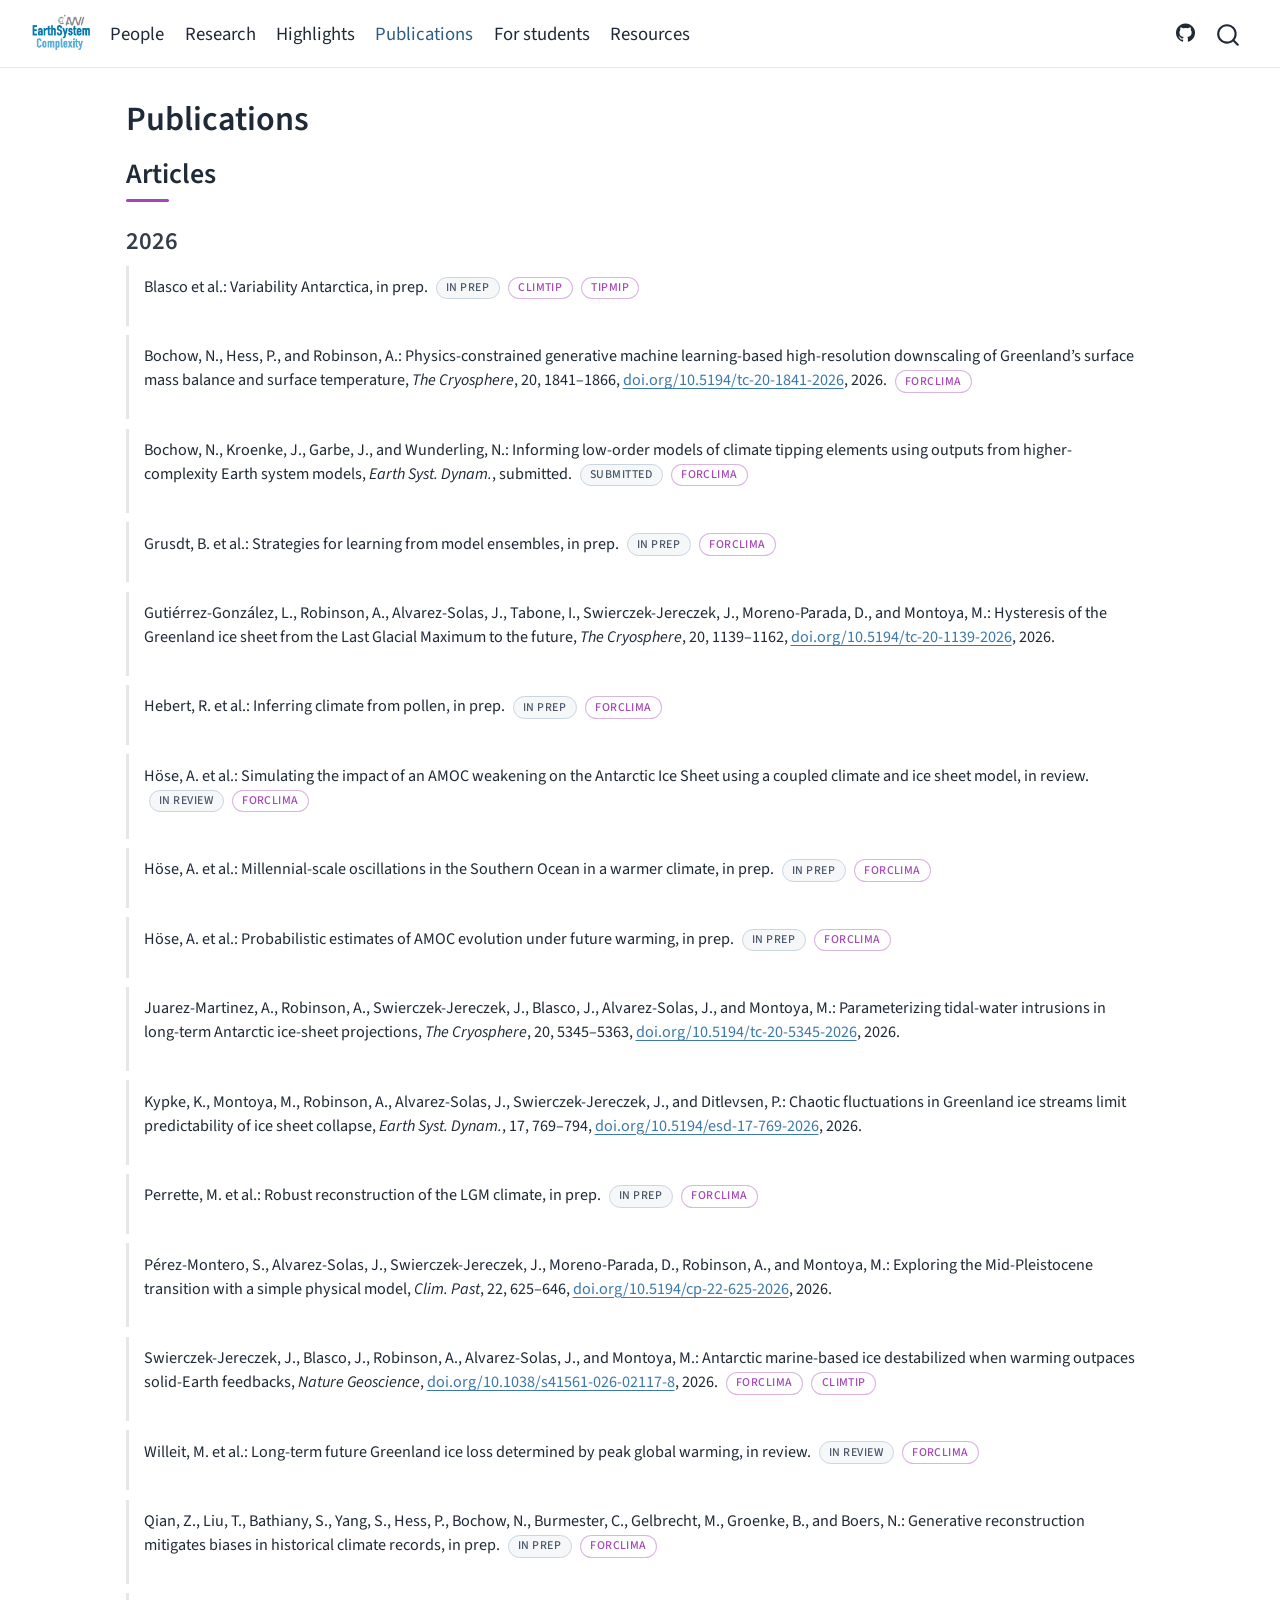
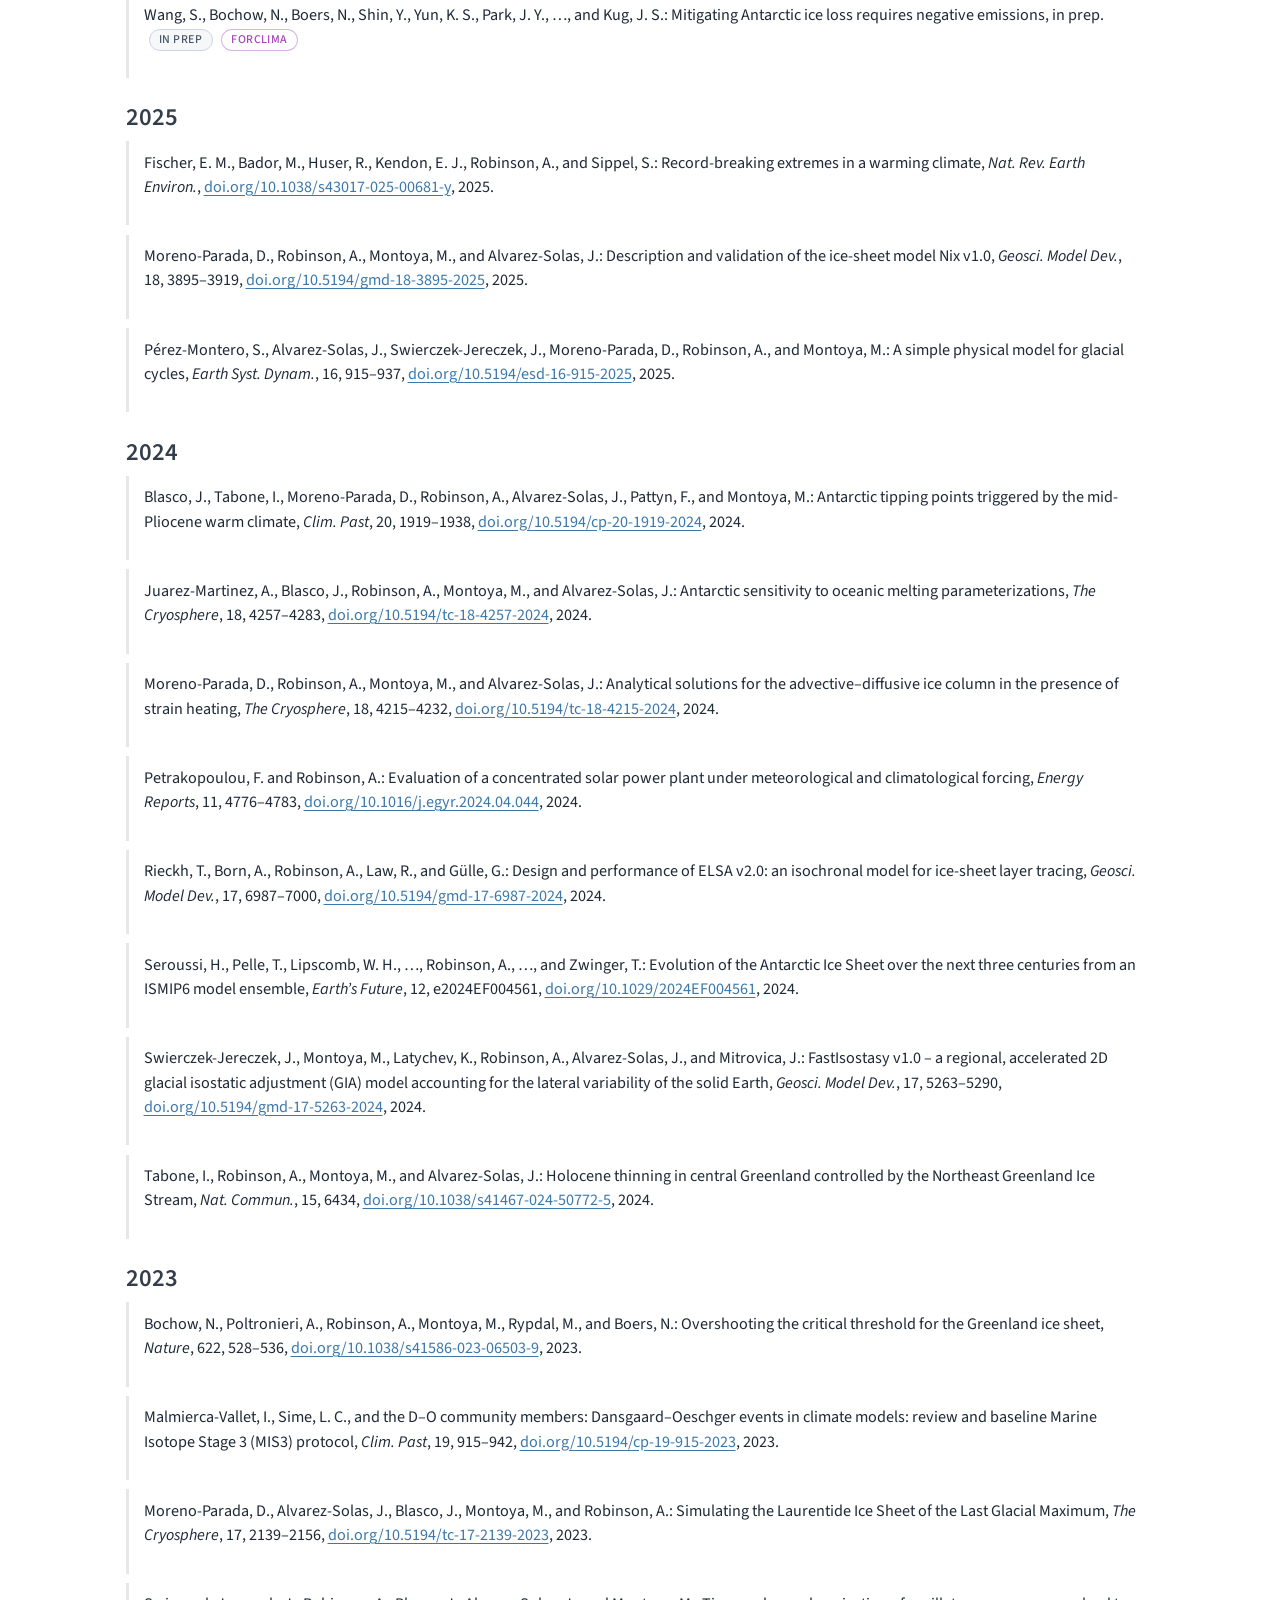
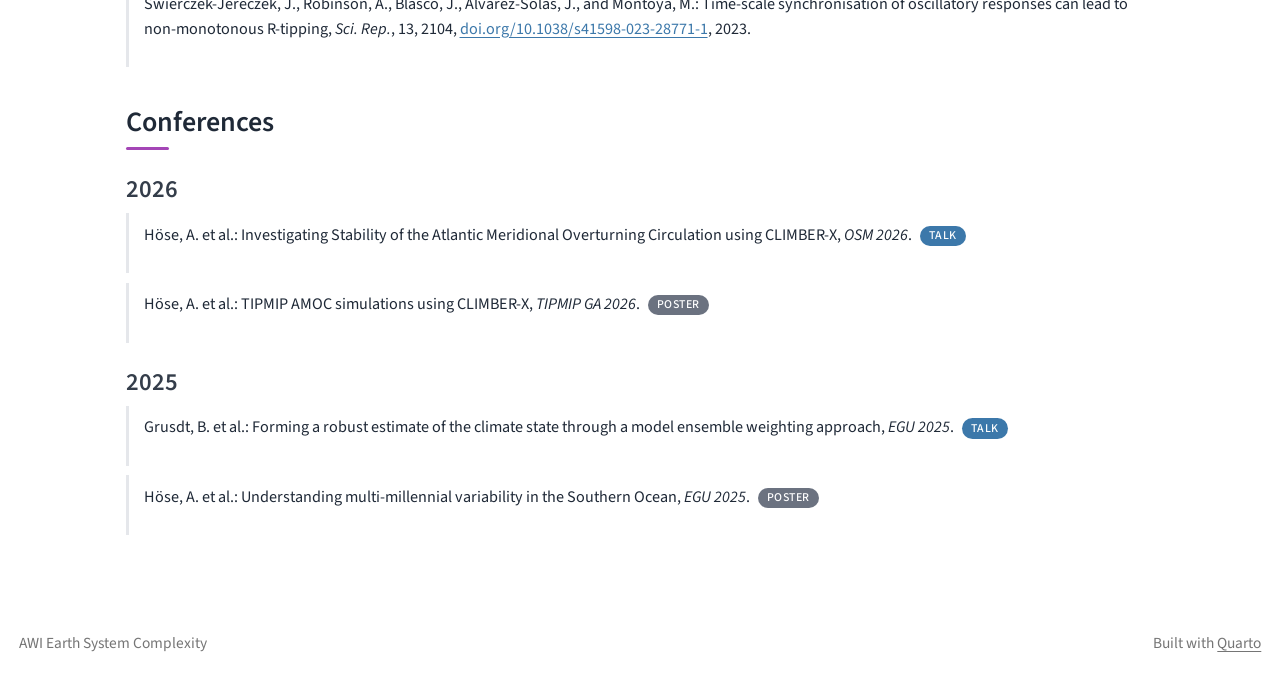
<file: publications/index.html>
<!DOCTYPE html>
<html xmlns="http://www.w3.org/1999/xhtml" lang="en" xml:lang="en"><head>

<meta charset="utf-8">
<meta name="generator" content="quarto-1.11.9">

<meta name="viewport" content="width=device-width, initial-scale=1.0, user-scalable=yes">


<title>Publications – AWI Earth System Complexity</title>
<style>
/* Default styles provided by pandoc.
** See https://pandoc.org/MANUAL.html#variables-for-html for config info.
*/
span.smallcaps{font-variant: small-caps;}
div.columns{display: flex; gap: 1.5em;}
div.column{flex: auto;}
@media screen {
div.columns{gap: min(4vw, 1.5em);}
div.column{overflow-x: auto;}
}
div.hanging-indent{margin-left: 1.5em; text-indent: -1.5em;}
ul.task-list{list-style: none;}
ul.task-list li input[type="checkbox"] {
  width: 0.8em;
  margin: 0 0.8em 0.2em -1em; /* quarto-specific, see https://github.com/quarto-dev/quarto-cli/issues/4556 */ 
  vertical-align: middle;
}
</style>


<script src="../site_libs/quarto-nav/quarto-nav.js"></script>
<script src="../site_libs/quarto-nav/headroom.min.js"></script>
<script src="../site_libs/clipboard/clipboard.min.js"></script>
<script src="../site_libs/quarto-search/autocomplete.umd.js"></script>
<script src="../site_libs/quarto-search/fuse.min.js"></script>
<script src="../site_libs/quarto-search/quarto-search.js"></script>
<meta name="quarto:offset" content="../">
<link href="../assets/logo.png" rel="icon" type="image/png">
<script src="../site_libs/quarto-html/quarto.js" type="module"></script>
<script src="../site_libs/quarto-html/tabsets/tabsets.js" type="module"></script>
<script src="../site_libs/quarto-html/scrollable-regions/scrollable-regions.js" type="module"></script>
<script src="../site_libs/quarto-html/popper.min.js"></script>
<script src="../site_libs/quarto-html/tippy.umd.min.js"></script>
<script src="../site_libs/quarto-html/anchor.min.js"></script>
<link href="../site_libs/quarto-html/tippy.css" rel="stylesheet">
<link href="../site_libs/quarto-html/quarto-syntax-highlighting-63b5708e65d6cd79cd7618c58d0c21e7.css" rel="stylesheet" id="quarto-text-highlighting-styles">
<script src="../site_libs/bootstrap/bootstrap.min.js"></script>
<link href="../site_libs/bootstrap/bootstrap-icons.css" rel="stylesheet">
<link href="../site_libs/bootstrap/bootstrap-3e157d389328e3d990be3f4fe072d9c3.min.css" rel="stylesheet" append-hash="true" id="quarto-bootstrap" data-mode="light">
<script id="quarto-search-options" type="application/json">{
  "location": "navbar",
  "copy-button": false,
  "collapse-after": 3,
  "panel-placement": "end",
  "type": "overlay",
  "limit": 50,
  "keyboard-shortcut": [
    "f",
    "/",
    "s"
  ],
  "show-item-context": false,
  "language": {
    "search-no-results-text": "No results",
    "search-matching-documents-text": "matching documents",
    "search-copy-link-title": "Copy link to search",
    "search-hide-matches-text": "Hide additional matches",
    "search-more-match-text": "more match in this document",
    "search-more-matches-text": "more matches in this document",
    "search-clear-button-title": "Clear",
    "search-text-placeholder": "",
    "search-detached-cancel-button-title": "Cancel",
    "search-submit-button-title": "Submit",
    "search-label": "Search"
  }
}</script>


</head>

<body class="nav-fixed fullcontent quarto-light"><a id="quarto-skip-link" class="visually-hidden-focusable" href="#quarto-document-content">Skip to main content</a>

<div id="quarto-search-results"></div>
  <header id="quarto-header" class="headroom fixed-top">
    <nav class="navbar navbar-expand-lg " data-bs-theme="dark" aria-label="Site">
      <div class="navbar-container container-fluid">
      <div class="navbar-brand-container mx-auto">
    <a href="../index.html" class="navbar-brand navbar-brand-logo">
    <img src="../assets/logo.png" alt="AWI Earth System Complexity" class="navbar-logo light-content">
    <img src="../assets/logo.png" alt="AWI Earth System Complexity" class="navbar-logo dark-content">
    </a>
  </div>
          <button class="navbar-toggler" type="button" data-bs-toggle="collapse" data-bs-target="#navbarCollapse" aria-controls="navbarCollapse" aria-expanded="false" aria-label="Toggle navigation" onclick="if (window.quartoToggleHeadroom) { window.quartoToggleHeadroom(); }">
  <span class="navbar-toggler-icon"></span>
</button>
          <div class="collapse navbar-collapse" id="navbarCollapse">
            <ul class="navbar-nav navbar-nav-scroll me-auto">
  <li class="nav-item">
    <a class="nav-link" href="../people/index.html"> 
<span class="menu-text">People</span></a>
  </li>  
  <li class="nav-item">
    <a class="nav-link" href="../research.html"> 
<span class="menu-text">Research</span></a>
  </li>  
  <li class="nav-item">
    <a class="nav-link" href="../highlights/index.html"> 
<span class="menu-text">Highlights</span></a>
  </li>  
  <li class="nav-item">
    <a class="nav-link active" href="../publications/index.html" aria-current="page"> 
<span class="menu-text">Publications</span></a>
  </li>  
  <li class="nav-item">
    <a class="nav-link" href="../students.html"> 
<span class="menu-text">For students</span></a>
  </li>  
  <li class="nav-item">
    <a class="nav-link" href="../resources.html"> 
<span class="menu-text">Resources</span></a>
  </li>  
</ul>
            <ul class="navbar-nav navbar-nav-scroll ms-auto">
  <li class="nav-item compact">
    <a class="nav-link" href="https://github.com/awi-esc"> <i class="bi bi-github" role="img" aria-label="GitHub">
</i> 
<span class="menu-text"></span></a>
  </li>  
</ul>
          </div> <!-- /navcollapse -->
            <div class="quarto-navbar-tools">
</div>
            <div id="quarto-search" class="" title="Search"></div>
      </div> <!-- /container-fluid -->
    </nav>
</header>
<!-- content -->
<div id="quarto-content" class="quarto-container page-columns page-rows-contents page-layout-article page-navbar">
<!-- sidebar -->
<!-- margin-sidebar -->
    
<!-- main -->
<main class="content" id="quarto-document-content" tabindex="-1">

<header id="title-block-header" class="quarto-title-block default">
<div class="quarto-title">
<h1 class="title">Publications</h1>
</div>



<div class="quarto-title-meta">

    
  
    
  </div>
  


</header>


<section id="articles" class="level2">
<h2 class="anchored" data-anchor-id="articles">Articles</h2>
<section id="section" class="level3">
<h3 class="anchored" data-anchor-id="section">2026</h3>
<div class="pub">
<p>Blasco et al.: Variability Antarctica, in prep. <span class="pub-status">in prep</span> <span class="pub-project">ClimTip</span> <span class="pub-project">TIPMIP</span></p>
</div>
<div class="pub">
<p>Bochow, N., Hess, P., and Robinson, A.: Physics-constrained generative machine learning-based high-resolution downscaling of Greenland’s surface mass balance and surface temperature, <em>The Cryosphere</em>, 20, 1841–1866, <a href="https://doi.org/10.5194/tc-20-1841-2026">doi.org/10.5194/tc-20-1841-2026</a>, 2026. <span class="pub-project">FORCLIMA</span></p>
</div>
<div class="pub">
<p>Bochow, N., Kroenke, J., Garbe, J., and Wunderling, N.: Informing low-order models of climate tipping elements using outputs from higher-complexity Earth system models, <em>Earth Syst. Dynam.</em>, submitted. <span class="pub-status">submitted</span> <span class="pub-project">FORCLIMA</span></p>
</div>
<div class="pub">
<p>Grusdt, B. et al.: Strategies for learning from model ensembles, in prep. <span class="pub-status">in prep</span> <span class="pub-project">FORCLIMA</span></p>
</div>
<div class="pub">
<p>Gutiérrez-González, L., Robinson, A., Alvarez-Solas, J., Tabone, I., Swierczek-Jereczek, J., Moreno-Parada, D., and Montoya, M.: Hysteresis of the Greenland ice sheet from the Last Glacial Maximum to the future, <em>The Cryosphere</em>, 20, 1139–1162, <a href="https://doi.org/10.5194/tc-20-1139-2026">doi.org/10.5194/tc-20-1139-2026</a>, 2026.</p>
</div>
<div class="pub">
<p>Hebert, R. et al.: Inferring climate from pollen, in prep. <span class="pub-status">in prep</span> <span class="pub-project">FORCLIMA</span></p>
</div>
<div class="pub">
<p>Höse, A. et al.: Simulating the impact of an AMOC weakening on the Antarctic Ice Sheet using a coupled climate and ice sheet model, in review. <span class="pub-status">in review</span> <span class="pub-project">FORCLIMA</span></p>
</div>
<div class="pub">
<p>Höse, A. et al.: Millennial-scale oscillations in the Southern Ocean in a warmer climate, in prep. <span class="pub-status">in prep</span> <span class="pub-project">FORCLIMA</span></p>
</div>
<div class="pub">
<p>Höse, A. et al.: Probabilistic estimates of AMOC evolution under future warming, in prep. <span class="pub-status">in prep</span> <span class="pub-project">FORCLIMA</span></p>
</div>
<div class="pub">
<p>Juarez-Martinez, A., Robinson, A., Swierczek-Jereczek, J., Blasco, J., Alvarez-Solas, J., and Montoya, M.: Parameterizing tidal-water intrusions in long-term Antarctic ice-sheet projections, <em>The Cryosphere</em>, 20, 5345–5363, <a href="https://doi.org/10.5194/tc-20-5345-2026">doi.org/10.5194/tc-20-5345-2026</a>, 2026.</p>
</div>
<div class="pub">
<p>Kypke, K., Montoya, M., Robinson, A., Alvarez-Solas, J., Swierczek-Jereczek, J., and Ditlevsen, P.: Chaotic fluctuations in Greenland ice streams limit predictability of ice sheet collapse, <em>Earth Syst. Dynam.</em>, 17, 769–794, <a href="https://doi.org/10.5194/esd-17-769-2026">doi.org/10.5194/esd-17-769-2026</a>, 2026.</p>
</div>
<div class="pub">
<p>Perrette, M. et al.: Robust reconstruction of the LGM climate, in prep. <span class="pub-status">in prep</span> <span class="pub-project">FORCLIMA</span></p>
</div>
<div class="pub">
<p>Pérez-Montero, S., Alvarez-Solas, J., Swierczek-Jereczek, J., Moreno-Parada, D., Robinson, A., and Montoya, M.: Exploring the Mid-Pleistocene transition with a simple physical model, <em>Clim. Past</em>, 22, 625–646, <a href="https://doi.org/10.5194/cp-22-625-2026">doi.org/10.5194/cp-22-625-2026</a>, 2026.</p>
</div>
<div class="pub">
<p>Swierczek-Jereczek, J., Blasco, J., Robinson, A., Alvarez-Solas, J., and Montoya, M.: Antarctic marine-based ice destabilized when warming outpaces solid-Earth feedbacks, <em>Nature Geoscience</em>, <a href="https://doi.org/10.1038/s41561-026-02117-8">doi.org/10.1038/s41561-026-02117-8</a>, 2026. <span class="pub-project">FORCLIMA</span> <span class="pub-project">ClimTip</span></p>
</div>
<div class="pub">
<p>Willeit, M. et al.: Long-term future Greenland ice loss determined by peak global warming, in review. <span class="pub-status">in review</span> <span class="pub-project">FORCLIMA</span></p>
</div>
<div class="pub">
<p>Qian, Z., Liu, T., Bathiany, S., Yang, S., Hess, P., Bochow, N., Burmester, C., Gelbrecht, M., Groenke, B., and Boers, N.: Generative reconstruction mitigates biases in historical climate records, in prep. <span class="pub-status">in prep</span> <span class="pub-project">FORCLIMA</span></p>
</div>
<div class="pub">
<p>Wang, S., Bochow, N., Boers, N., Shin, Y., Yun, K. S., Park, J. Y., …, and Kug, J. S.: Mitigating Antarctic ice loss requires negative emissions, in prep. <span class="pub-status">in prep</span> <span class="pub-project">FORCLIMA</span></p>
</div>
</section>
<section id="section-1" class="level3">
<h3 class="anchored" data-anchor-id="section-1">2025</h3>
<div class="pub">
<p>Fischer, E. M., Bador, M., Huser, R., Kendon, E. J., Robinson, A., and Sippel, S.: Record-breaking extremes in a warming climate, <em>Nat. Rev.&nbsp;Earth Environ.</em>, <a href="https://doi.org/10.1038/s43017-025-00681-y">doi.org/10.1038/s43017-025-00681-y</a>, 2025.</p>
</div>
<div class="pub">
<p>Moreno-Parada, D., Robinson, A., Montoya, M., and Alvarez-Solas, J.: Description and validation of the ice-sheet model Nix v1.0, <em>Geosci. Model Dev.</em>, 18, 3895–3919, <a href="https://doi.org/10.5194/gmd-18-3895-2025">doi.org/10.5194/gmd-18-3895-2025</a>, 2025.</p>
</div>
<div class="pub">
<p>Pérez-Montero, S., Alvarez-Solas, J., Swierczek-Jereczek, J., Moreno-Parada, D., Robinson, A., and Montoya, M.: A simple physical model for glacial cycles, <em>Earth Syst. Dynam.</em>, 16, 915–937, <a href="https://doi.org/10.5194/esd-16-915-2025">doi.org/10.5194/esd-16-915-2025</a>, 2025.</p>
</div>
</section>
<section id="section-2" class="level3">
<h3 class="anchored" data-anchor-id="section-2">2024</h3>
<div class="pub">
<p>Blasco, J., Tabone, I., Moreno-Parada, D., Robinson, A., Alvarez-Solas, J., Pattyn, F., and Montoya, M.: Antarctic tipping points triggered by the mid-Pliocene warm climate, <em>Clim. Past</em>, 20, 1919–1938, <a href="https://doi.org/10.5194/cp-20-1919-2024">doi.org/10.5194/cp-20-1919-2024</a>, 2024.</p>
</div>
<div class="pub">
<p>Juarez-Martinez, A., Blasco, J., Robinson, A., Montoya, M., and Alvarez-Solas, J.: Antarctic sensitivity to oceanic melting parameterizations, <em>The Cryosphere</em>, 18, 4257–4283, <a href="https://doi.org/10.5194/tc-18-4257-2024">doi.org/10.5194/tc-18-4257-2024</a>, 2024.</p>
</div>
<div class="pub">
<p>Moreno-Parada, D., Robinson, A., Montoya, M., and Alvarez-Solas, J.: Analytical solutions for the advective–diffusive ice column in the presence of strain heating, <em>The Cryosphere</em>, 18, 4215–4232, <a href="https://doi.org/10.5194/tc-18-4215-2024">doi.org/10.5194/tc-18-4215-2024</a>, 2024.</p>
</div>
<div class="pub">
<p>Petrakopoulou, F. and Robinson, A.: Evaluation of a concentrated solar power plant under meteorological and climatological forcing, <em>Energy Reports</em>, 11, 4776–4783, <a href="https://doi.org/10.1016/j.egyr.2024.04.044">doi.org/10.1016/j.egyr.2024.04.044</a>, 2024.</p>
</div>
<div class="pub">
<p>Rieckh, T., Born, A., Robinson, A., Law, R., and Gülle, G.: Design and performance of ELSA v2.0: an isochronal model for ice-sheet layer tracing, <em>Geosci. Model Dev.</em>, 17, 6987–7000, <a href="https://doi.org/10.5194/gmd-17-6987-2024">doi.org/10.5194/gmd-17-6987-2024</a>, 2024.</p>
</div>
<div class="pub">
<p>Seroussi, H., Pelle, T., Lipscomb, W. H., …, Robinson, A., …, and Zwinger, T.: Evolution of the Antarctic Ice Sheet over the next three centuries from an ISMIP6 model ensemble, <em>Earth’s Future</em>, 12, e2024EF004561, <a href="https://doi.org/10.1029/2024EF004561">doi.org/10.1029/2024EF004561</a>, 2024.</p>
</div>
<div class="pub">
<p>Swierczek-Jereczek, J., Montoya, M., Latychev, K., Robinson, A., Alvarez-Solas, J., and Mitrovica, J.: FastIsostasy v1.0 – a regional, accelerated 2D glacial isostatic adjustment (GIA) model accounting for the lateral variability of the solid Earth, <em>Geosci. Model Dev.</em>, 17, 5263–5290, <a href="https://doi.org/10.5194/gmd-17-5263-2024">doi.org/10.5194/gmd-17-5263-2024</a>, 2024.</p>
</div>
<div class="pub">
<p>Tabone, I., Robinson, A., Montoya, M., and Alvarez-Solas, J.: Holocene thinning in central Greenland controlled by the Northeast Greenland Ice Stream, <em>Nat. Commun.</em>, 15, 6434, <a href="https://doi.org/10.1038/s41467-024-50772-5">doi.org/10.1038/s41467-024-50772-5</a>, 2024.</p>
</div>
</section>
<section id="section-3" class="level3">
<h3 class="anchored" data-anchor-id="section-3">2023</h3>
<div class="pub">
<p>Bochow, N., Poltronieri, A., Robinson, A., Montoya, M., Rypdal, M., and Boers, N.: Overshooting the critical threshold for the Greenland ice sheet, <em>Nature</em>, 622, 528–536, <a href="https://doi.org/10.1038/s41586-023-06503-9">doi.org/10.1038/s41586-023-06503-9</a>, 2023.</p>
</div>
<div class="pub">
<p>Malmierca-Vallet, I., Sime, L. C., and the D–O community members: Dansgaard–Oeschger events in climate models: review and baseline Marine Isotope Stage 3 (MIS3) protocol, <em>Clim. Past</em>, 19, 915–942, <a href="https://doi.org/10.5194/cp-19-915-2023">doi.org/10.5194/cp-19-915-2023</a>, 2023.</p>
</div>
<div class="pub">
<p>Moreno-Parada, D., Alvarez-Solas, J., Blasco, J., Montoya, M., and Robinson, A.: Simulating the Laurentide Ice Sheet of the Last Glacial Maximum, <em>The Cryosphere</em>, 17, 2139–2156, <a href="https://doi.org/10.5194/tc-17-2139-2023">doi.org/10.5194/tc-17-2139-2023</a>, 2023.</p>
</div>
<div class="pub">
<p>Swierczek-Jereczek, J., Robinson, A., Blasco, J., Alvarez-Solas, J., and Montoya, M.: Time-scale synchronisation of oscillatory responses can lead to non-monotonous R-tipping, <em>Sci. Rep.</em>, 13, 2104, <a href="https://doi.org/10.1038/s41598-023-28771-1">doi.org/10.1038/s41598-023-28771-1</a>, 2023.</p>
</div>
</section>
</section>
<section id="conferences" class="level2">
<h2 class="anchored" data-anchor-id="conferences">Conferences</h2>
<section id="section-4" class="level3">
<h3 class="anchored" data-anchor-id="section-4">2026</h3>
<div class="pub">
<p>Höse, A. et al.: Investigating Stability of the Atlantic Meridional Overturning Circulation using CLIMBER-X, <em>OSM 2026</em>. <span class="pub-type-talk">Talk</span></p>
</div>
<div class="pub">
<p>Höse, A. et al.: TIPMIP AMOC simulations using CLIMBER-X, <em>TIPMIP GA 2026</em>. <span class="pub-type-poster">Poster</span></p>
</div>
</section>
<section id="section-5" class="level3">
<h3 class="anchored" data-anchor-id="section-5">2025</h3>
<div class="pub">
<p>Grusdt, B. et al.: Forming a robust estimate of the climate state through a model ensemble weighting approach, <em>EGU 2025</em>. <span class="pub-type-talk">Talk</span></p>
</div>
<div class="pub">
<p>Höse, A. et al.: Understanding multi-millennial variability in the Southern Ocean, <em>EGU 2025</em>. <span class="pub-type-poster">Poster</span></p>
</div>


</section>
</section>

</main> <!-- /main -->
<script id="quarto-html-after-body" type="application/javascript">
  window.document.addEventListener("DOMContentLoaded", function (event) {
    const icon = "";
    const anchorJS = new window.AnchorJS();
    anchorJS.options = {
      placement: 'right',
      icon: icon
    };
    anchorJS.add('.anchored');
    const isCodeAnnotation = (el) => {
      for (const clz of el.classList) {
        if (clz.startsWith('code-annotation-')) {                     
          return true;
        }
      }
      return false;
    }
    const onCopySuccess = function(e) {
      // button target
      const button = e.trigger;
      // don't keep focus
      button.blur();
      // flash "checked"
      button.classList.add('code-copy-button-checked');
      var currentTitle = button.getAttribute("title");
      button.setAttribute("title", "Copied!");
      let tooltip;
      if (window.bootstrap) {
        button.setAttribute("data-bs-toggle", "tooltip");
        button.setAttribute("data-bs-placement", "left");
        button.setAttribute("data-bs-title", "Copied!");
        tooltip = new bootstrap.Tooltip(button, 
          { trigger: "manual", 
            customClass: "code-copy-button-tooltip",
            offset: [0, -8]});
        tooltip.show();    
      }
      setTimeout(function() {
        if (tooltip) {
          tooltip.hide();
          button.removeAttribute("data-bs-title");
          button.removeAttribute("data-bs-toggle");
          button.removeAttribute("data-bs-placement");
        }
        button.setAttribute("title", currentTitle);
        button.classList.remove('code-copy-button-checked');
      }, 1000);
      // clear code selection
      e.clearSelection();
    }
    const getTextToCopy = function(trigger) {
      const outerScaffold = trigger.parentElement.cloneNode(true);
      const codeEl = outerScaffold.querySelector('code');
      for (const childEl of codeEl.children) {
        if (isCodeAnnotation(childEl)) {
          childEl.remove();
        }
      }
      return codeEl.innerText;
    }
    const clipboard = new window.ClipboardJS('.code-copy-button:not([data-in-quarto-modal])', {
      text: getTextToCopy
    });
    clipboard.on('success', onCopySuccess);
    if (window.document.getElementById('quarto-embedded-source-code-modal')) {
      const clipboardModal = new window.ClipboardJS('.code-copy-button[data-in-quarto-modal]', {
        text: getTextToCopy,
        container: window.document.getElementById('quarto-embedded-source-code-modal')
      });
      clipboardModal.on('success', onCopySuccess);
    }
      var localhostRegex = new RegExp(/^(?:http|https):\/\/localhost\:?[0-9]*\//);
      var mailtoRegex = new RegExp(/^mailto:/);
        var filterRegex = new RegExp('/' + window.location.host + '/');
      var isInternal = (href) => {
          return filterRegex.test(href) || localhostRegex.test(href) || mailtoRegex.test(href);
      }
      // Inspect non-navigation links and adorn them if external
      window.quartoDecorateExternalLinks = function (root) {
     var links = (root || window.document).querySelectorAll('a[href]:not(.nav-link):not(.navbar-brand):not(.toc-action):not(.sidebar-link):not(.sidebar-item-toggle):not(.pagination-link):not(.no-external):not([aria-hidden]):not(.dropdown-item):not(.quarto-navigation-tool):not(.about-link)');
      for (var i=0; i<links.length; i++) {
        const link = links[i];
        if (!isInternal(link.href)) {
          // undo the damage that might have been done by quarto-nav.js in the case of
          // links that we want to consider external
          if (link.dataset.originalHref !== undefined) {
            link.href = link.dataset.originalHref;
          }
          if (!link.classList.contains('no-external-icon')) {
          }
        }
      }
      };
      window.quartoDecorateExternalLinks(window.document);
    // Esc closes the popup (WCAG 1.4.13) and focus leaving both trigger and
    // popup closes it (WCAG 2.4.11); tippy handles neither for interactive popups.
    const hideOnEscAndFocusOut = {
      name: 'hideOnEscAndFocusOut',
      defaultValue: true,
      fn(instance) {
        const dismiss = () => {
          // A show scheduled by the trigger delay would otherwise reopen it
          instance.clearDelayTimeouts();
          instance.hide();
        };
        const onKeyDown = (event) => {
          if (event.key !== 'Escape') {
            return;
          }
          // Keep Esc from also reaching page handlers (e.g. reveal.js overview),
          // except an open reveal.js slide menu, which Esc should close too.
          // The menu handles keys only when its keyboard option is on.
          const menuHandlesEsc = window.Reveal?.getPlugin?.('menu')?.isOpen() &&
            window.Reveal.getConfig().menu?.keyboard !== false;
          if (!menuHandlesEsc) {
            event.stopPropagation();
          }
          if (instance.popper.contains(window.document.activeElement)) {
            // Disabled while refocusing so the focus trigger does not reopen it
            instance.disable();
            instance.reference.focus();
            instance.enable();
          }
          dismiss();
        };
        const onFocusOut = (event) => {
          const target = event.relatedTarget;
          if (target && !instance.reference.contains(target) &&
              !instance.popper.contains(target)) {
            dismiss();
          }
        };
        // On the trigger too: a click trigger (code-annotations: select) has no
        // blur handling. Attached for the instance's lifetime so leaving the
        // trigger also cancels a show still pending on the trigger delay.
        instance.reference.addEventListener('focusout', onFocusOut);
        return {
          onShow() {
            window.document.addEventListener('keydown', onKeyDown, true);
            instance.popper.addEventListener('focusout', onFocusOut);
          },
          onHide() {
            window.document.removeEventListener('keydown', onKeyDown, true);
            instance.popper.removeEventListener('focusout', onFocusOut);
          },
          onDestroy() {
            instance.reference.removeEventListener('focusout', onFocusOut);
          },
        };
      },
    };
    function tippyHover(el, contentFn, onTriggerFn, onUntriggerFn) {
      const config = {
        allowHTML: true,
        maxWidth: 500,
        delay: 100,
        arrow: false,
        appendTo: function(el) {
            return el.parentElement;
        },
        interactive: true,
        interactiveBorder: 10,
        theme: 'quarto',
        placement: 'bottom-start',
        plugins: [hideOnEscAndFocusOut],
      };
      if (contentFn) {
        config.content = contentFn;
      }
      if (onTriggerFn) {
        config.onTrigger = onTriggerFn;
      }
      if (onUntriggerFn) {
        config.onUntrigger = onUntriggerFn;
      }
      window.tippy(el, config); 
    }
    const noterefs = window.document.querySelectorAll('a[role="doc-noteref"]');
    for (var i=0; i<noterefs.length; i++) {
      const ref = noterefs[i];
      tippyHover(ref, function() {
        // use id or data attribute instead here
        let href = ref.getAttribute('data-footnote-href') || ref.getAttribute('href');
        try { href = new URL(href).hash; } catch {}
        const id = href.replace(/^#\/?/, "");
        const note = window.document.getElementById(id);
        if (note) {
          return note.innerHTML;
        } else {
          return "";
        }
      });
    }
    const xrefs = window.document.querySelectorAll('a.quarto-xref');
    const processXRef = (id, note) => {
      // Strip column container classes
      const stripColumnClz = (el) => {
        el.classList.remove("page-full", "page-columns");
        if (el.children) {
          for (const child of el.children) {
            stripColumnClz(child);
          }
        }
      }
      stripColumnClz(note)
      if (id === null || id.startsWith('sec-')) {
        // Special case sections, only their first couple elements
        const container = document.createElement("div");
        if (note.children && note.children.length > 2) {
          container.appendChild(note.children[0].cloneNode(true));
          for (let i = 1; i < note.children.length; i++) {
            const child = note.children[i];
            if (child.tagName === "P" && child.innerText === "") {
              continue;
            } else {
              container.appendChild(child.cloneNode(true));
              break;
            }
          }
          if (window.Quarto?.typesetMath) {
            window.Quarto.typesetMath(container);
          }
          return container.innerHTML
        } else {
          if (window.Quarto?.typesetMath) {
            window.Quarto.typesetMath(note);
          }
          return note.innerHTML;
        }
      } else {
        // Remove any anchor links if they are present
        const anchorLink = note.querySelector('a.anchorjs-link');
        if (anchorLink) {
          anchorLink.remove();
        }
        if (window.Quarto?.typesetMath) {
          window.Quarto.typesetMath(note);
        }
        if (note.classList.contains("callout")) {
          return note.outerHTML;
        } else {
          return note.innerHTML;
        }
      }
    }
    for (var i=0; i<xrefs.length; i++) {
      const xref = xrefs[i];
      tippyHover(xref, undefined, function(instance) {
        instance.disable();
        let url = xref.getAttribute('href');
        let hash = undefined; 
        if (url.startsWith('#')) {
          hash = url;
        } else {
          try { hash = new URL(url).hash; } catch {}
        }
        if (hash) {
          const id = hash.replace(/^#\/?/, "");
          const note = window.document.getElementById(id);
          if (note !== null) {
            try {
              const html = processXRef(id, note.cloneNode(true));
              instance.setContent(html);
            } finally {
              instance.enable();
              instance.show();
            }
          } else {
            // See if we can fetch this
            fetch(url.split('#')[0])
            .then(res => res.text())
            .then(html => {
              const parser = new DOMParser();
              const htmlDoc = parser.parseFromString(html, "text/html");
              const note = htmlDoc.getElementById(id);
              if (note !== null) {
                const html = processXRef(id, note);
                instance.setContent(html);
              } 
            }).finally(() => {
              instance.enable();
              instance.show();
            });
          }
        } else {
          // See if we can fetch a full url (with no hash to target)
          // This is a special case and we should probably do some content thinning / targeting
          fetch(url)
          .then(res => res.text())
          .then(html => {
            const parser = new DOMParser();
            const htmlDoc = parser.parseFromString(html, "text/html");
            const note = htmlDoc.querySelector('main.content');
            if (note !== null) {
              // This should only happen for chapter cross references
              // (since there is no id in the URL)
              // remove the first header
              if (note.children.length > 0 && note.children[0].tagName === "HEADER") {
                note.children[0].remove();
              }
              const html = processXRef(null, note);
              instance.setContent(html);
            } 
          }).finally(() => {
            instance.enable();
            instance.show();
          });
        }
      }, function(instance) {
      });
    }
        let selectedAnnoteEl;
        const selectorForAnnotation = ( cell, annotation) => {
          let cellAttr = 'data-code-cell="' + cell + '"';
          let lineAttr = 'data-code-annotation="' +  annotation + '"';
          const selector = 'span[' + cellAttr + '][' + lineAttr + ']';
          return selector;
        }
        const selectCodeLines = (annoteEl) => {
          const doc = window.document;
          const targetCell = annoteEl.getAttribute("data-target-cell");
          const targetAnnotation = annoteEl.getAttribute("data-target-annotation");
          const annoteSpan = window.document.querySelector(selectorForAnnotation(targetCell, targetAnnotation));
          const lines = annoteSpan.getAttribute("data-code-lines").split(",");
          const lineIds = lines.map((line) => {
            return targetCell + "-" + line;
          })
          // Each band is positioned against its own containing block, which is
          // not the offsetParent of the lines, so place it from client rects.
          const placeBand = (band, firstEl, lastEl, codeBlock) => {
            const container = band.offsetParent;
            if (container === null) {
              return;
            }
            const containerRect = container.getBoundingClientRect();
            // Reveal.js scales slides with a transform, so convert client
            // pixels back to the CSS pixels of the container.
            const scale = containerRect.height / container.offsetHeight || 1;
            const firstRect = firstEl.getBoundingClientRect();
            const lastRect = lastEl.getBoundingClientRect();
            const top = (firstRect.top - containerRect.top) / scale - container.clientTop + container.scrollTop;
            const height = (lastRect.bottom - firstRect.top) / scale;
            band.style.top = top - 2 + "px";
            band.style.height = height + 4 + "px";
            if (codeBlock) {
              // Without the copy button wrapper, the containing block is wider
              // than the code block, so span the code block explicitly.
              const blockRect = codeBlock.getBoundingClientRect();
              band.style.left = (blockRect.left - containerRect.left) / scale - container.clientLeft + container.scrollLeft + "px";
              band.style.width = blockRect.width / scale + "px";
            }
          };
          if (lineIds.length > 0) {
            const el = window.document.getElementById(lineIds[0]);
            const lastEl = window.document.getElementById(lineIds[lineIds.length - 1]);
            const parent = el.parentElement.parentElement;
            // cook up a div (if necessary) and position it
            let div = window.document.getElementById("code-annotation-line-highlight");
            if (div === null) {
              div = window.document.createElement("div");
              div.setAttribute("id", "code-annotation-line-highlight");
              div.style.position = 'absolute';
              parent.appendChild(div);
            }
            placeBand(div, el, lastEl, parent.closest("div.sourceCode") || parent);
            let gutterDiv = window.document.getElementById("code-annotation-line-highlight-gutter");
            if (gutterDiv === null) {
              gutterDiv = window.document.createElement("div");
              gutterDiv.setAttribute("id", "code-annotation-line-highlight-gutter");
              gutterDiv.style.position = 'absolute';
              const codeCell = window.document.getElementById(targetCell);
              const gutter = codeCell.querySelector('.code-annotation-gutter');
              gutter.appendChild(gutterDiv);
            }
            placeBand(gutterDiv, el, lastEl);
            selectedAnnoteEl = annoteEl;
          }
        };
        const unselectCodeLines = () => {
          const elementsIds = ["code-annotation-line-highlight", "code-annotation-line-highlight-gutter"];
          elementsIds.forEach((elId) => {
            const div = window.document.getElementById(elId);
            if (div) {
              div.remove();
            }
          });
          selectedAnnoteEl = undefined;
        };
          // Handle positioning of the toggle
      window.addEventListener(
        "resize",
        throttle(() => {
          elRect = undefined;
          if (selectedAnnoteEl) {
            selectCodeLines(selectedAnnoteEl);
          }
        }, 10)
      );
      function throttle(fn, ms) {
      let throttle = false;
      let timer;
        return (...args) => {
          if(!throttle) { // first call gets through
              fn.apply(this, args);
              throttle = true;
          } else { // all the others get throttled
              if(timer) clearTimeout(timer); // cancel #2
              timer = setTimeout(() => {
                fn.apply(this, args);
                timer = throttle = false;
              }, ms);
          }
        };
      }
        // Attach click handler to the DT
        const annoteDls = window.document.querySelectorAll('dt[data-target-cell]');
        for (const annoteDlNode of annoteDls) {
          annoteDlNode.addEventListener('click', (event) => {
            const clickedEl = event.target;
            if (clickedEl !== selectedAnnoteEl) {
              unselectCodeLines();
              const activeEl = window.document.querySelector('dt[data-target-cell].code-annotation-active');
              if (activeEl) {
                activeEl.classList.remove('code-annotation-active');
              }
              selectCodeLines(clickedEl);
              clickedEl.classList.add('code-annotation-active');
            } else {
              // Unselect the line
              unselectCodeLines();
              clickedEl.classList.remove('code-annotation-active');
            }
          });
        }
    const findCites = (el) => {
      const parentEl = el.parentElement;
      if (parentEl) {
        const cites = parentEl.dataset.cites;
        if (cites) {
          return {
            el,
            cites: cites.split(' ')
          };
        } else {
          return findCites(el.parentElement)
        }
      } else {
        return undefined;
      }
    };
    var bibliorefs = window.document.querySelectorAll('a[role="doc-biblioref"]');
    for (var i=0; i<bibliorefs.length; i++) {
      const ref = bibliorefs[i];
      const citeInfo = findCites(ref);
      if (citeInfo) {
        tippyHover(citeInfo.el, function() {
          var popup = window.document.createElement('div');
          citeInfo.cites.forEach(function(cite) {
            var citeDiv = window.document.createElement('div');
            citeDiv.classList.add('hanging-indent');
            citeDiv.classList.add('csl-entry');
            var biblioDiv = window.document.getElementById('ref-' + cite);
            if (biblioDiv) {
              citeDiv.innerHTML = biblioDiv.innerHTML;
            }
            popup.appendChild(citeDiv);
          });
          return popup.innerHTML;
        });
      }
    }
  });
  </script>
  <script type="application/javascript">
  window.quartoScrollableRegionsLabels = {"code":"Scrollable code","output":"Scrollable output"};
  </script>
</div> <!-- /content -->
<footer class="footer">
  <div class="nav-footer">
    <div class="nav-footer-left">
<p>AWI Earth System Complexity</p>
</div>   
    <div class="nav-footer-center">
      &nbsp;
    </div>
    <div class="nav-footer-right">
<p>Built with <a href="https://quarto.org">Quarto</a></p>
</div>
  </div>
</footer>




</body></html>
</file>
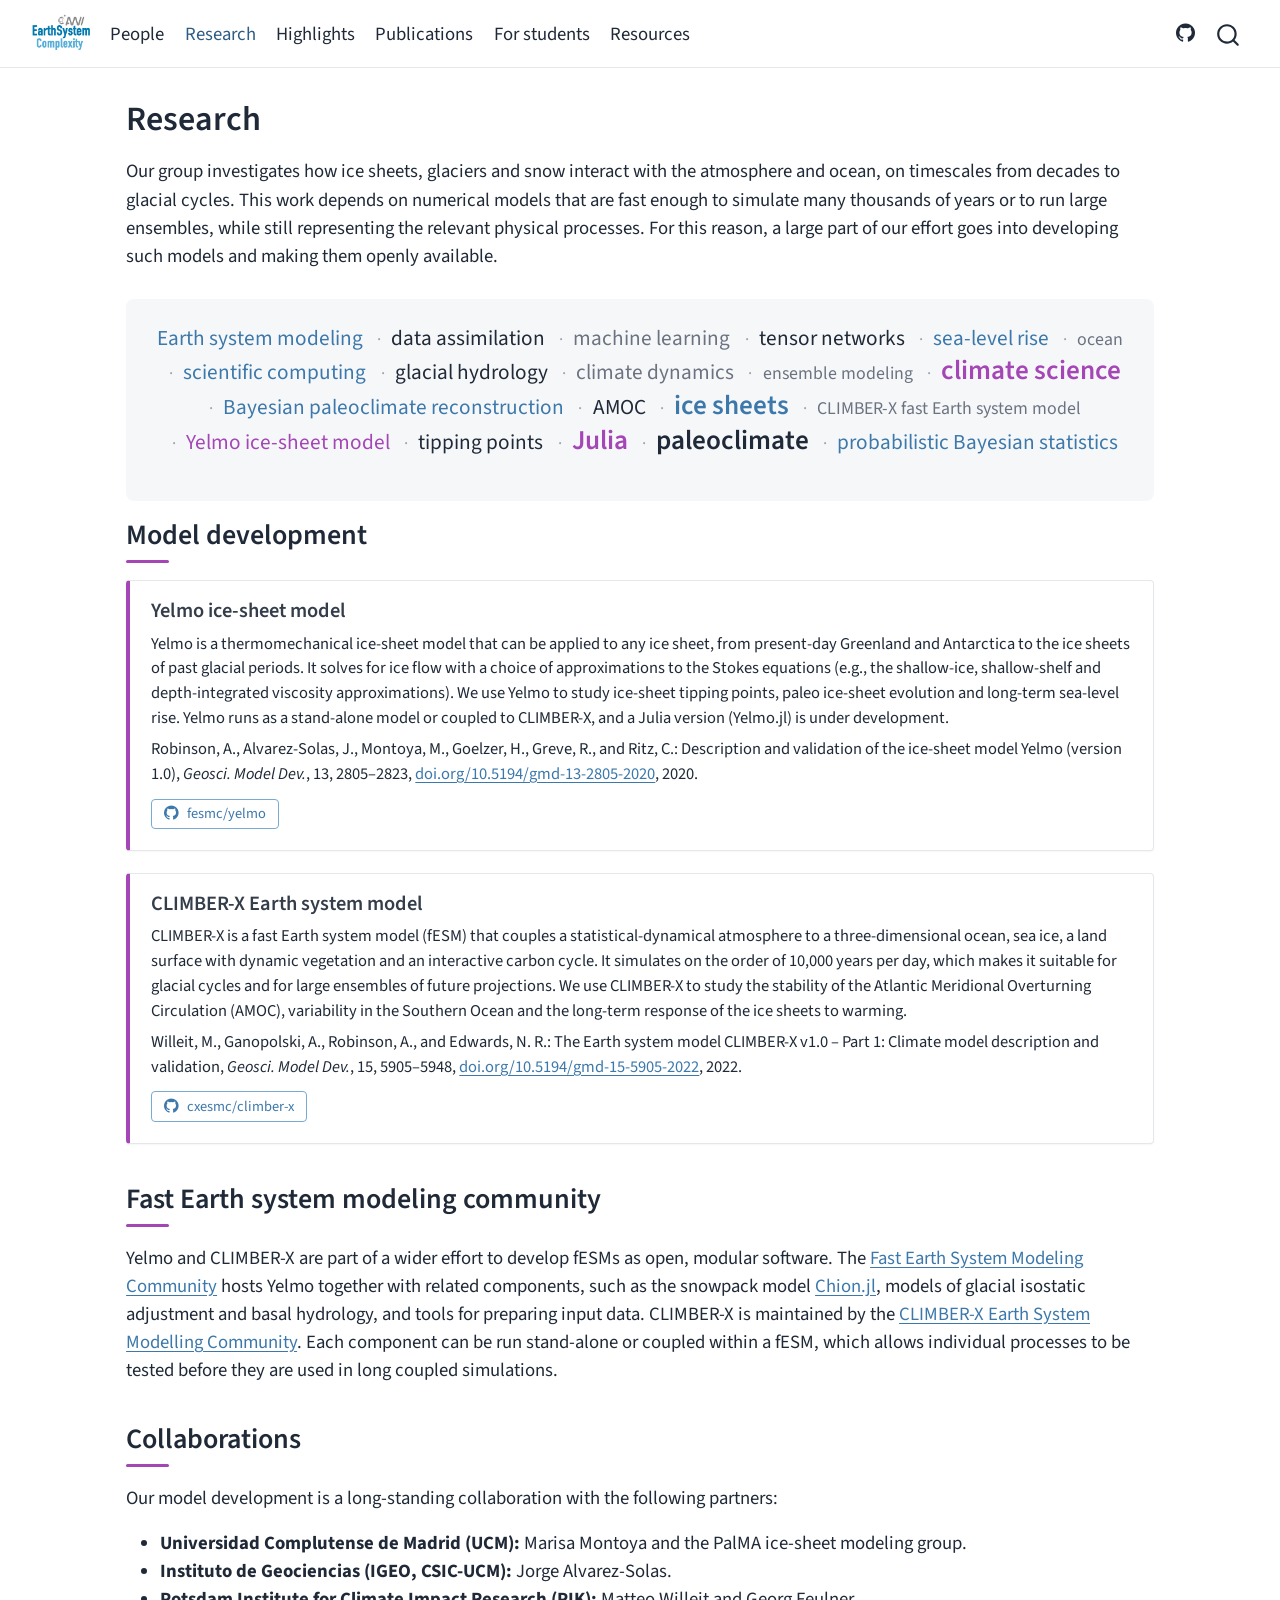
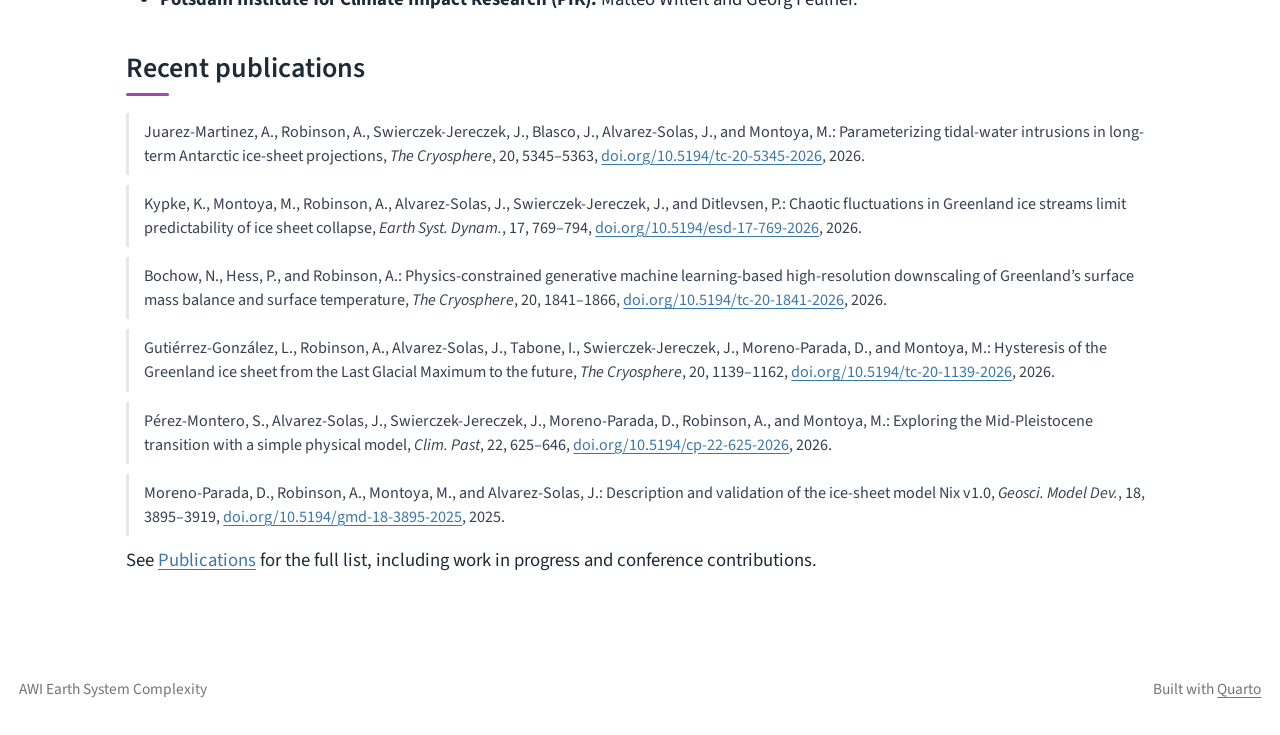
<file: research.html>
<!DOCTYPE html>
<html xmlns="http://www.w3.org/1999/xhtml" lang="en" xml:lang="en"><head>

<meta charset="utf-8">
<meta name="generator" content="quarto-1.11.9">

<meta name="viewport" content="width=device-width, initial-scale=1.0, user-scalable=yes">


<title>Research – AWI Earth System Complexity</title>
<style>
/* Default styles provided by pandoc.
** See https://pandoc.org/MANUAL.html#variables-for-html for config info.
*/
span.smallcaps{font-variant: small-caps;}
div.columns{display: flex; gap: 1.5em;}
div.column{flex: auto;}
@media screen {
div.columns{gap: min(4vw, 1.5em);}
div.column{overflow-x: auto;}
}
div.hanging-indent{margin-left: 1.5em; text-indent: -1.5em;}
ul.task-list{list-style: none;}
ul.task-list li input[type="checkbox"] {
  width: 0.8em;
  margin: 0 0.8em 0.2em -1em; /* quarto-specific, see https://github.com/quarto-dev/quarto-cli/issues/4556 */ 
  vertical-align: middle;
}
</style>


<script src="site_libs/quarto-nav/quarto-nav.js"></script>
<script src="site_libs/quarto-nav/headroom.min.js"></script>
<script src="site_libs/clipboard/clipboard.min.js"></script>
<script src="site_libs/quarto-search/autocomplete.umd.js"></script>
<script src="site_libs/quarto-search/fuse.min.js"></script>
<script src="site_libs/quarto-search/quarto-search.js"></script>
<meta name="quarto:offset" content="./">
<link href="./assets/logo.png" rel="icon" type="image/png">
<script src="site_libs/quarto-html/quarto.js" type="module"></script>
<script src="site_libs/quarto-html/tabsets/tabsets.js" type="module"></script>
<script src="site_libs/quarto-html/scrollable-regions/scrollable-regions.js" type="module"></script>
<script src="site_libs/quarto-html/popper.min.js"></script>
<script src="site_libs/quarto-html/tippy.umd.min.js"></script>
<script src="site_libs/quarto-html/anchor.min.js"></script>
<link href="site_libs/quarto-html/tippy.css" rel="stylesheet">
<link href="site_libs/quarto-html/quarto-syntax-highlighting-63b5708e65d6cd79cd7618c58d0c21e7.css" rel="stylesheet" id="quarto-text-highlighting-styles">
<script src="site_libs/bootstrap/bootstrap.min.js"></script>
<link href="site_libs/bootstrap/bootstrap-icons.css" rel="stylesheet">
<link href="site_libs/bootstrap/bootstrap-3e157d389328e3d990be3f4fe072d9c3.min.css" rel="stylesheet" append-hash="true" id="quarto-bootstrap" data-mode="light">
<script id="quarto-search-options" type="application/json">{
  "location": "navbar",
  "copy-button": false,
  "collapse-after": 3,
  "panel-placement": "end",
  "type": "overlay",
  "limit": 50,
  "keyboard-shortcut": [
    "f",
    "/",
    "s"
  ],
  "show-item-context": false,
  "language": {
    "search-no-results-text": "No results",
    "search-matching-documents-text": "matching documents",
    "search-copy-link-title": "Copy link to search",
    "search-hide-matches-text": "Hide additional matches",
    "search-more-match-text": "more match in this document",
    "search-more-matches-text": "more matches in this document",
    "search-clear-button-title": "Clear",
    "search-text-placeholder": "",
    "search-detached-cancel-button-title": "Cancel",
    "search-submit-button-title": "Submit",
    "search-label": "Search"
  }
}</script>


</head>

<body class="nav-fixed fullcontent quarto-light"><a id="quarto-skip-link" class="visually-hidden-focusable" href="#quarto-document-content">Skip to main content</a>

<div id="quarto-search-results"></div>
  <header id="quarto-header" class="headroom fixed-top">
    <nav class="navbar navbar-expand-lg " data-bs-theme="dark" aria-label="Site">
      <div class="navbar-container container-fluid">
      <div class="navbar-brand-container mx-auto">
    <a href="./index.html" class="navbar-brand navbar-brand-logo">
    <img src="./assets/logo.png" alt="AWI Earth System Complexity" class="navbar-logo light-content">
    <img src="./assets/logo.png" alt="AWI Earth System Complexity" class="navbar-logo dark-content">
    </a>
  </div>
          <button class="navbar-toggler" type="button" data-bs-toggle="collapse" data-bs-target="#navbarCollapse" aria-controls="navbarCollapse" aria-expanded="false" aria-label="Toggle navigation" onclick="if (window.quartoToggleHeadroom) { window.quartoToggleHeadroom(); }">
  <span class="navbar-toggler-icon"></span>
</button>
          <div class="collapse navbar-collapse" id="navbarCollapse">
            <ul class="navbar-nav navbar-nav-scroll me-auto">
  <li class="nav-item">
    <a class="nav-link" href="./people/index.html"> 
<span class="menu-text">People</span></a>
  </li>  
  <li class="nav-item">
    <a class="nav-link active" href="./research.html" aria-current="page"> 
<span class="menu-text">Research</span></a>
  </li>  
  <li class="nav-item">
    <a class="nav-link" href="./highlights/index.html"> 
<span class="menu-text">Highlights</span></a>
  </li>  
  <li class="nav-item">
    <a class="nav-link" href="./publications/index.html"> 
<span class="menu-text">Publications</span></a>
  </li>  
  <li class="nav-item">
    <a class="nav-link" href="./students.html"> 
<span class="menu-text">For students</span></a>
  </li>  
  <li class="nav-item">
    <a class="nav-link" href="./resources.html"> 
<span class="menu-text">Resources</span></a>
  </li>  
</ul>
            <ul class="navbar-nav navbar-nav-scroll ms-auto">
  <li class="nav-item compact">
    <a class="nav-link" href="https://github.com/awi-esc"> <i class="bi bi-github" role="img" aria-label="GitHub">
</i> 
<span class="menu-text"></span></a>
  </li>  
</ul>
          </div> <!-- /navcollapse -->
            <div class="quarto-navbar-tools">
</div>
            <div id="quarto-search" class="" title="Search"></div>
      </div> <!-- /container-fluid -->
    </nav>
</header>
<!-- content -->
<div id="quarto-content" class="quarto-container page-columns page-rows-contents page-layout-article page-navbar">
<!-- sidebar -->
<!-- margin-sidebar -->
    
<!-- main -->
<main class="content" id="quarto-document-content" tabindex="-1">

<header id="title-block-header" class="quarto-title-block default">
<div class="quarto-title">
<h1 class="title">Research</h1>
</div>



<div class="quarto-title-meta">

    
  
    
  </div>
  


</header>


<p>Our group investigates how ice sheets, glaciers and snow interact with the atmosphere and ocean, on timescales from decades to glacial cycles. This work depends on numerical models that are fast enough to simulate many thousands of years or to run large ensembles, while still representing the relevant physical processes. For this reason, a large part of our effort goes into developing such models and making them openly available.</p>
<!-- Word cloud from the ENVI Day 2026 group slide. Size: w1 < w2 < w3; colour: c-ink, c-gray, c-blue, c-accent. -->
<div class="word-cloud" aria-label="Research topics of the group">
<p><span class="w w2 c-blue">Earth system modeling</span> <span class="w w2 c-ink">data assimilation</span> <span class="w w2 c-gray">machine learning</span> <span class="w w2 c-ink">tensor networks</span> <span class="w w2 c-blue">sea-level rise</span> <span class="w w1 c-gray">ocean</span> <span class="w w2 c-blue">scientific computing</span> <span class="w w2 c-ink">glacial hydrology</span> <span class="w w2 c-gray">climate dynamics</span> <span class="w w1 c-gray">ensemble modeling</span> <span class="w w3 c-accent">climate science</span> <span class="w w2 c-blue">Bayesian paleoclimate reconstruction</span> <span class="w w2 c-ink">AMOC</span> <span class="w w3 c-blue">ice sheets</span> <span class="w w1 c-gray">CLIMBER-X fast Earth system model</span> <span class="w w2 c-accent">Yelmo ice-sheet model</span> <span class="w w2 c-ink">tipping points</span> <span class="w w3 c-accent">Julia</span> <span class="w w3 c-ink">paleoclimate</span> <span class="w w2 c-blue">probabilistic Bayesian statistics</span></p>
</div>
<section id="model-development" class="level2">
<h2 class="anchored" data-anchor-id="model-development">Model development</h2>
<section id="yelmo-ice-sheet-model" class="level3 tool-card">
<h3 class="anchored" data-anchor-id="yelmo-ice-sheet-model">Yelmo ice-sheet model</h3>
<p>Yelmo is a thermomechanical ice-sheet model that can be applied to any ice sheet, from present-day Greenland and Antarctica to the ice sheets of past glacial periods. It solves for ice flow with a choice of approximations to the Stokes equations (e.g., the shallow-ice, shallow-shelf and depth-integrated viscosity approximations). We use Yelmo to study ice-sheet tipping points, paleo ice-sheet evolution and long-term sea-level rise. Yelmo runs as a stand-alone model or coupled to CLIMBER-X, and a Julia version (Yelmo.jl) is under development.</p>
<p>Robinson, A., Alvarez-Solas, J., Montoya, M., Goelzer, H., Greve, R., and Ritz, C.: Description and validation of the ice-sheet model Yelmo (version 1.0), <em>Geosci. Model Dev.</em>, 13, 2805–2823, <a href="https://doi.org/10.5194/gmd-13-2805-2020">doi.org/10.5194/gmd-13-2805-2020</a>, 2020.</p>
<p><a href="https://github.com/fesmc/yelmo" class="repo-link"><i class="bi bi-github"></i> fesmc/yelmo</a></p>
</section>
<section id="climber-x-earth-system-model" class="level3 tool-card">
<h3 class="anchored" data-anchor-id="climber-x-earth-system-model">CLIMBER-X Earth system model</h3>
<p>CLIMBER-X is a fast Earth system model (fESM) that couples a statistical-dynamical atmosphere to a three-dimensional ocean, sea ice, a land surface with dynamic vegetation and an interactive carbon cycle. It simulates on the order of 10,000 years per day, which makes it suitable for glacial cycles and for large ensembles of future projections. We use CLIMBER-X to study the stability of the Atlantic Meridional Overturning Circulation (AMOC), variability in the Southern Ocean and the long-term response of the ice sheets to warming.</p>
<p>Willeit, M., Ganopolski, A., Robinson, A., and Edwards, N. R.: The Earth system model CLIMBER-X v1.0 – Part 1: Climate model description and validation, <em>Geosci. Model Dev.</em>, 15, 5905–5948, <a href="https://doi.org/10.5194/gmd-15-5905-2022">doi.org/10.5194/gmd-15-5905-2022</a>, 2022.</p>
<p><a href="https://github.com/cxesmc/climber-x" class="repo-link"><i class="bi bi-github"></i> cxesmc/climber-x</a></p>
</section>
</section>
<section id="fast-earth-system-modeling-community" class="level2">
<h2 class="anchored" data-anchor-id="fast-earth-system-modeling-community">Fast Earth system modeling community</h2>
<p>Yelmo and CLIMBER-X are part of a wider effort to develop fESMs as open, modular software. The <a href="https://github.com/fesmc">Fast Earth System Modeling Community</a> hosts Yelmo together with related components, such as the snowpack model <a href="https://github.com/fesmc/Chion.jl">Chion.jl</a>, models of glacial isostatic adjustment and basal hydrology, and tools for preparing input data. CLIMBER-X is maintained by the <a href="https://github.com/cxesmc">CLIMBER-X Earth System Modelling Community</a>. Each component can be run stand-alone or coupled within a fESM, which allows individual processes to be tested before they are used in long coupled simulations.</p>
</section>
<section id="collaborations" class="level2">
<h2 class="anchored" data-anchor-id="collaborations">Collaborations</h2>
<p>Our model development is a long-standing collaboration with the following partners:</p>
<ul>
<li><strong>Universidad Complutense de Madrid (UCM):</strong> Marisa Montoya and the PalMA ice-sheet modeling group.</li>
<li><strong>Instituto de Geociencias (IGEO, CSIC-UCM):</strong> Jorge Alvarez-Solas.</li>
<li><strong>Potsdam Institute for Climate Impact Research (PIK):</strong> Matteo Willeit and Georg Feulner.</li>
</ul>
</section>
<section id="recent-publications" class="level2">
<h2 class="anchored" data-anchor-id="recent-publications">Recent publications</h2>
<div class="publications">
<p>Juarez-Martinez, A., Robinson, A., Swierczek-Jereczek, J., Blasco, J., Alvarez-Solas, J., and Montoya, M.: Parameterizing tidal-water intrusions in long-term Antarctic ice-sheet projections, <em>The Cryosphere</em>, 20, 5345–5363, <a href="https://doi.org/10.5194/tc-20-5345-2026">doi.org/10.5194/tc-20-5345-2026</a>, 2026.</p>
<p>Kypke, K., Montoya, M., Robinson, A., Alvarez-Solas, J., Swierczek-Jereczek, J., and Ditlevsen, P.: Chaotic fluctuations in Greenland ice streams limit predictability of ice sheet collapse, <em>Earth Syst. Dynam.</em>, 17, 769–794, <a href="https://doi.org/10.5194/esd-17-769-2026">doi.org/10.5194/esd-17-769-2026</a>, 2026.</p>
<p>Bochow, N., Hess, P., and Robinson, A.: Physics-constrained generative machine learning-based high-resolution downscaling of Greenland’s surface mass balance and surface temperature, <em>The Cryosphere</em>, 20, 1841–1866, <a href="https://doi.org/10.5194/tc-20-1841-2026">doi.org/10.5194/tc-20-1841-2026</a>, 2026.</p>
<p>Gutiérrez-González, L., Robinson, A., Alvarez-Solas, J., Tabone, I., Swierczek-Jereczek, J., Moreno-Parada, D., and Montoya, M.: Hysteresis of the Greenland ice sheet from the Last Glacial Maximum to the future, <em>The Cryosphere</em>, 20, 1139–1162, <a href="https://doi.org/10.5194/tc-20-1139-2026">doi.org/10.5194/tc-20-1139-2026</a>, 2026.</p>
<p>Pérez-Montero, S., Alvarez-Solas, J., Swierczek-Jereczek, J., Moreno-Parada, D., Robinson, A., and Montoya, M.: Exploring the Mid-Pleistocene transition with a simple physical model, <em>Clim. Past</em>, 22, 625–646, <a href="https://doi.org/10.5194/cp-22-625-2026">doi.org/10.5194/cp-22-625-2026</a>, 2026.</p>
<p>Moreno-Parada, D., Robinson, A., Montoya, M., and Alvarez-Solas, J.: Description and validation of the ice-sheet model Nix v1.0, <em>Geosci. Model Dev.</em>, 18, 3895–3919, <a href="https://doi.org/10.5194/gmd-18-3895-2025">doi.org/10.5194/gmd-18-3895-2025</a>, 2025.</p>
</div>
<p>See <a href="./publications/index.html">Publications</a> for the full list, including work in progress and conference contributions.</p>


</section>

</main> <!-- /main -->
<script id="quarto-html-after-body" type="application/javascript">
  window.document.addEventListener("DOMContentLoaded", function (event) {
    const icon = "";
    const anchorJS = new window.AnchorJS();
    anchorJS.options = {
      placement: 'right',
      icon: icon
    };
    anchorJS.add('.anchored');
    const isCodeAnnotation = (el) => {
      for (const clz of el.classList) {
        if (clz.startsWith('code-annotation-')) {                     
          return true;
        }
      }
      return false;
    }
    const onCopySuccess = function(e) {
      // button target
      const button = e.trigger;
      // don't keep focus
      button.blur();
      // flash "checked"
      button.classList.add('code-copy-button-checked');
      var currentTitle = button.getAttribute("title");
      button.setAttribute("title", "Copied!");
      let tooltip;
      if (window.bootstrap) {
        button.setAttribute("data-bs-toggle", "tooltip");
        button.setAttribute("data-bs-placement", "left");
        button.setAttribute("data-bs-title", "Copied!");
        tooltip = new bootstrap.Tooltip(button, 
          { trigger: "manual", 
            customClass: "code-copy-button-tooltip",
            offset: [0, -8]});
        tooltip.show();    
      }
      setTimeout(function() {
        if (tooltip) {
          tooltip.hide();
          button.removeAttribute("data-bs-title");
          button.removeAttribute("data-bs-toggle");
          button.removeAttribute("data-bs-placement");
        }
        button.setAttribute("title", currentTitle);
        button.classList.remove('code-copy-button-checked');
      }, 1000);
      // clear code selection
      e.clearSelection();
    }
    const getTextToCopy = function(trigger) {
      const outerScaffold = trigger.parentElement.cloneNode(true);
      const codeEl = outerScaffold.querySelector('code');
      for (const childEl of codeEl.children) {
        if (isCodeAnnotation(childEl)) {
          childEl.remove();
        }
      }
      return codeEl.innerText;
    }
    const clipboard = new window.ClipboardJS('.code-copy-button:not([data-in-quarto-modal])', {
      text: getTextToCopy
    });
    clipboard.on('success', onCopySuccess);
    if (window.document.getElementById('quarto-embedded-source-code-modal')) {
      const clipboardModal = new window.ClipboardJS('.code-copy-button[data-in-quarto-modal]', {
        text: getTextToCopy,
        container: window.document.getElementById('quarto-embedded-source-code-modal')
      });
      clipboardModal.on('success', onCopySuccess);
    }
      var localhostRegex = new RegExp(/^(?:http|https):\/\/localhost\:?[0-9]*\//);
      var mailtoRegex = new RegExp(/^mailto:/);
        var filterRegex = new RegExp('/' + window.location.host + '/');
      var isInternal = (href) => {
          return filterRegex.test(href) || localhostRegex.test(href) || mailtoRegex.test(href);
      }
      // Inspect non-navigation links and adorn them if external
      window.quartoDecorateExternalLinks = function (root) {
     var links = (root || window.document).querySelectorAll('a[href]:not(.nav-link):not(.navbar-brand):not(.toc-action):not(.sidebar-link):not(.sidebar-item-toggle):not(.pagination-link):not(.no-external):not([aria-hidden]):not(.dropdown-item):not(.quarto-navigation-tool):not(.about-link)');
      for (var i=0; i<links.length; i++) {
        const link = links[i];
        if (!isInternal(link.href)) {
          // undo the damage that might have been done by quarto-nav.js in the case of
          // links that we want to consider external
          if (link.dataset.originalHref !== undefined) {
            link.href = link.dataset.originalHref;
          }
          if (!link.classList.contains('no-external-icon')) {
          }
        }
      }
      };
      window.quartoDecorateExternalLinks(window.document);
    // Esc closes the popup (WCAG 1.4.13) and focus leaving both trigger and
    // popup closes it (WCAG 2.4.11); tippy handles neither for interactive popups.
    const hideOnEscAndFocusOut = {
      name: 'hideOnEscAndFocusOut',
      defaultValue: true,
      fn(instance) {
        const dismiss = () => {
          // A show scheduled by the trigger delay would otherwise reopen it
          instance.clearDelayTimeouts();
          instance.hide();
        };
        const onKeyDown = (event) => {
          if (event.key !== 'Escape') {
            return;
          }
          // Keep Esc from also reaching page handlers (e.g. reveal.js overview),
          // except an open reveal.js slide menu, which Esc should close too.
          // The menu handles keys only when its keyboard option is on.
          const menuHandlesEsc = window.Reveal?.getPlugin?.('menu')?.isOpen() &&
            window.Reveal.getConfig().menu?.keyboard !== false;
          if (!menuHandlesEsc) {
            event.stopPropagation();
          }
          if (instance.popper.contains(window.document.activeElement)) {
            // Disabled while refocusing so the focus trigger does not reopen it
            instance.disable();
            instance.reference.focus();
            instance.enable();
          }
          dismiss();
        };
        const onFocusOut = (event) => {
          const target = event.relatedTarget;
          if (target && !instance.reference.contains(target) &&
              !instance.popper.contains(target)) {
            dismiss();
          }
        };
        // On the trigger too: a click trigger (code-annotations: select) has no
        // blur handling. Attached for the instance's lifetime so leaving the
        // trigger also cancels a show still pending on the trigger delay.
        instance.reference.addEventListener('focusout', onFocusOut);
        return {
          onShow() {
            window.document.addEventListener('keydown', onKeyDown, true);
            instance.popper.addEventListener('focusout', onFocusOut);
          },
          onHide() {
            window.document.removeEventListener('keydown', onKeyDown, true);
            instance.popper.removeEventListener('focusout', onFocusOut);
          },
          onDestroy() {
            instance.reference.removeEventListener('focusout', onFocusOut);
          },
        };
      },
    };
    function tippyHover(el, contentFn, onTriggerFn, onUntriggerFn) {
      const config = {
        allowHTML: true,
        maxWidth: 500,
        delay: 100,
        arrow: false,
        appendTo: function(el) {
            return el.parentElement;
        },
        interactive: true,
        interactiveBorder: 10,
        theme: 'quarto',
        placement: 'bottom-start',
        plugins: [hideOnEscAndFocusOut],
      };
      if (contentFn) {
        config.content = contentFn;
      }
      if (onTriggerFn) {
        config.onTrigger = onTriggerFn;
      }
      if (onUntriggerFn) {
        config.onUntrigger = onUntriggerFn;
      }
      window.tippy(el, config); 
    }
    const noterefs = window.document.querySelectorAll('a[role="doc-noteref"]');
    for (var i=0; i<noterefs.length; i++) {
      const ref = noterefs[i];
      tippyHover(ref, function() {
        // use id or data attribute instead here
        let href = ref.getAttribute('data-footnote-href') || ref.getAttribute('href');
        try { href = new URL(href).hash; } catch {}
        const id = href.replace(/^#\/?/, "");
        const note = window.document.getElementById(id);
        if (note) {
          return note.innerHTML;
        } else {
          return "";
        }
      });
    }
    const xrefs = window.document.querySelectorAll('a.quarto-xref');
    const processXRef = (id, note) => {
      // Strip column container classes
      const stripColumnClz = (el) => {
        el.classList.remove("page-full", "page-columns");
        if (el.children) {
          for (const child of el.children) {
            stripColumnClz(child);
          }
        }
      }
      stripColumnClz(note)
      if (id === null || id.startsWith('sec-')) {
        // Special case sections, only their first couple elements
        const container = document.createElement("div");
        if (note.children && note.children.length > 2) {
          container.appendChild(note.children[0].cloneNode(true));
          for (let i = 1; i < note.children.length; i++) {
            const child = note.children[i];
            if (child.tagName === "P" && child.innerText === "") {
              continue;
            } else {
              container.appendChild(child.cloneNode(true));
              break;
            }
          }
          if (window.Quarto?.typesetMath) {
            window.Quarto.typesetMath(container);
          }
          return container.innerHTML
        } else {
          if (window.Quarto?.typesetMath) {
            window.Quarto.typesetMath(note);
          }
          return note.innerHTML;
        }
      } else {
        // Remove any anchor links if they are present
        const anchorLink = note.querySelector('a.anchorjs-link');
        if (anchorLink) {
          anchorLink.remove();
        }
        if (window.Quarto?.typesetMath) {
          window.Quarto.typesetMath(note);
        }
        if (note.classList.contains("callout")) {
          return note.outerHTML;
        } else {
          return note.innerHTML;
        }
      }
    }
    for (var i=0; i<xrefs.length; i++) {
      const xref = xrefs[i];
      tippyHover(xref, undefined, function(instance) {
        instance.disable();
        let url = xref.getAttribute('href');
        let hash = undefined; 
        if (url.startsWith('#')) {
          hash = url;
        } else {
          try { hash = new URL(url).hash; } catch {}
        }
        if (hash) {
          const id = hash.replace(/^#\/?/, "");
          const note = window.document.getElementById(id);
          if (note !== null) {
            try {
              const html = processXRef(id, note.cloneNode(true));
              instance.setContent(html);
            } finally {
              instance.enable();
              instance.show();
            }
          } else {
            // See if we can fetch this
            fetch(url.split('#')[0])
            .then(res => res.text())
            .then(html => {
              const parser = new DOMParser();
              const htmlDoc = parser.parseFromString(html, "text/html");
              const note = htmlDoc.getElementById(id);
              if (note !== null) {
                const html = processXRef(id, note);
                instance.setContent(html);
              } 
            }).finally(() => {
              instance.enable();
              instance.show();
            });
          }
        } else {
          // See if we can fetch a full url (with no hash to target)
          // This is a special case and we should probably do some content thinning / targeting
          fetch(url)
          .then(res => res.text())
          .then(html => {
            const parser = new DOMParser();
            const htmlDoc = parser.parseFromString(html, "text/html");
            const note = htmlDoc.querySelector('main.content');
            if (note !== null) {
              // This should only happen for chapter cross references
              // (since there is no id in the URL)
              // remove the first header
              if (note.children.length > 0 && note.children[0].tagName === "HEADER") {
                note.children[0].remove();
              }
              const html = processXRef(null, note);
              instance.setContent(html);
            } 
          }).finally(() => {
            instance.enable();
            instance.show();
          });
        }
      }, function(instance) {
      });
    }
        let selectedAnnoteEl;
        const selectorForAnnotation = ( cell, annotation) => {
          let cellAttr = 'data-code-cell="' + cell + '"';
          let lineAttr = 'data-code-annotation="' +  annotation + '"';
          const selector = 'span[' + cellAttr + '][' + lineAttr + ']';
          return selector;
        }
        const selectCodeLines = (annoteEl) => {
          const doc = window.document;
          const targetCell = annoteEl.getAttribute("data-target-cell");
          const targetAnnotation = annoteEl.getAttribute("data-target-annotation");
          const annoteSpan = window.document.querySelector(selectorForAnnotation(targetCell, targetAnnotation));
          const lines = annoteSpan.getAttribute("data-code-lines").split(",");
          const lineIds = lines.map((line) => {
            return targetCell + "-" + line;
          })
          // Each band is positioned against its own containing block, which is
          // not the offsetParent of the lines, so place it from client rects.
          const placeBand = (band, firstEl, lastEl, codeBlock) => {
            const container = band.offsetParent;
            if (container === null) {
              return;
            }
            const containerRect = container.getBoundingClientRect();
            // Reveal.js scales slides with a transform, so convert client
            // pixels back to the CSS pixels of the container.
            const scale = containerRect.height / container.offsetHeight || 1;
            const firstRect = firstEl.getBoundingClientRect();
            const lastRect = lastEl.getBoundingClientRect();
            const top = (firstRect.top - containerRect.top) / scale - container.clientTop + container.scrollTop;
            const height = (lastRect.bottom - firstRect.top) / scale;
            band.style.top = top - 2 + "px";
            band.style.height = height + 4 + "px";
            if (codeBlock) {
              // Without the copy button wrapper, the containing block is wider
              // than the code block, so span the code block explicitly.
              const blockRect = codeBlock.getBoundingClientRect();
              band.style.left = (blockRect.left - containerRect.left) / scale - container.clientLeft + container.scrollLeft + "px";
              band.style.width = blockRect.width / scale + "px";
            }
          };
          if (lineIds.length > 0) {
            const el = window.document.getElementById(lineIds[0]);
            const lastEl = window.document.getElementById(lineIds[lineIds.length - 1]);
            const parent = el.parentElement.parentElement;
            // cook up a div (if necessary) and position it
            let div = window.document.getElementById("code-annotation-line-highlight");
            if (div === null) {
              div = window.document.createElement("div");
              div.setAttribute("id", "code-annotation-line-highlight");
              div.style.position = 'absolute';
              parent.appendChild(div);
            }
            placeBand(div, el, lastEl, parent.closest("div.sourceCode") || parent);
            let gutterDiv = window.document.getElementById("code-annotation-line-highlight-gutter");
            if (gutterDiv === null) {
              gutterDiv = window.document.createElement("div");
              gutterDiv.setAttribute("id", "code-annotation-line-highlight-gutter");
              gutterDiv.style.position = 'absolute';
              const codeCell = window.document.getElementById(targetCell);
              const gutter = codeCell.querySelector('.code-annotation-gutter');
              gutter.appendChild(gutterDiv);
            }
            placeBand(gutterDiv, el, lastEl);
            selectedAnnoteEl = annoteEl;
          }
        };
        const unselectCodeLines = () => {
          const elementsIds = ["code-annotation-line-highlight", "code-annotation-line-highlight-gutter"];
          elementsIds.forEach((elId) => {
            const div = window.document.getElementById(elId);
            if (div) {
              div.remove();
            }
          });
          selectedAnnoteEl = undefined;
        };
          // Handle positioning of the toggle
      window.addEventListener(
        "resize",
        throttle(() => {
          elRect = undefined;
          if (selectedAnnoteEl) {
            selectCodeLines(selectedAnnoteEl);
          }
        }, 10)
      );
      function throttle(fn, ms) {
      let throttle = false;
      let timer;
        return (...args) => {
          if(!throttle) { // first call gets through
              fn.apply(this, args);
              throttle = true;
          } else { // all the others get throttled
              if(timer) clearTimeout(timer); // cancel #2
              timer = setTimeout(() => {
                fn.apply(this, args);
                timer = throttle = false;
              }, ms);
          }
        };
      }
        // Attach click handler to the DT
        const annoteDls = window.document.querySelectorAll('dt[data-target-cell]');
        for (const annoteDlNode of annoteDls) {
          annoteDlNode.addEventListener('click', (event) => {
            const clickedEl = event.target;
            if (clickedEl !== selectedAnnoteEl) {
              unselectCodeLines();
              const activeEl = window.document.querySelector('dt[data-target-cell].code-annotation-active');
              if (activeEl) {
                activeEl.classList.remove('code-annotation-active');
              }
              selectCodeLines(clickedEl);
              clickedEl.classList.add('code-annotation-active');
            } else {
              // Unselect the line
              unselectCodeLines();
              clickedEl.classList.remove('code-annotation-active');
            }
          });
        }
    const findCites = (el) => {
      const parentEl = el.parentElement;
      if (parentEl) {
        const cites = parentEl.dataset.cites;
        if (cites) {
          return {
            el,
            cites: cites.split(' ')
          };
        } else {
          return findCites(el.parentElement)
        }
      } else {
        return undefined;
      }
    };
    var bibliorefs = window.document.querySelectorAll('a[role="doc-biblioref"]');
    for (var i=0; i<bibliorefs.length; i++) {
      const ref = bibliorefs[i];
      const citeInfo = findCites(ref);
      if (citeInfo) {
        tippyHover(citeInfo.el, function() {
          var popup = window.document.createElement('div');
          citeInfo.cites.forEach(function(cite) {
            var citeDiv = window.document.createElement('div');
            citeDiv.classList.add('hanging-indent');
            citeDiv.classList.add('csl-entry');
            var biblioDiv = window.document.getElementById('ref-' + cite);
            if (biblioDiv) {
              citeDiv.innerHTML = biblioDiv.innerHTML;
            }
            popup.appendChild(citeDiv);
          });
          return popup.innerHTML;
        });
      }
    }
  });
  </script>
  <script type="application/javascript">
  window.quartoScrollableRegionsLabels = {"code":"Scrollable code","output":"Scrollable output"};
  </script>
</div> <!-- /content -->
<footer class="footer">
  <div class="nav-footer">
    <div class="nav-footer-left">
<p>AWI Earth System Complexity</p>
</div>   
    <div class="nav-footer-center">
      &nbsp;
    </div>
    <div class="nav-footer-right">
<p>Built with <a href="https://quarto.org">Quarto</a></p>
</div>
  </div>
</footer>




</body></html>
</file>
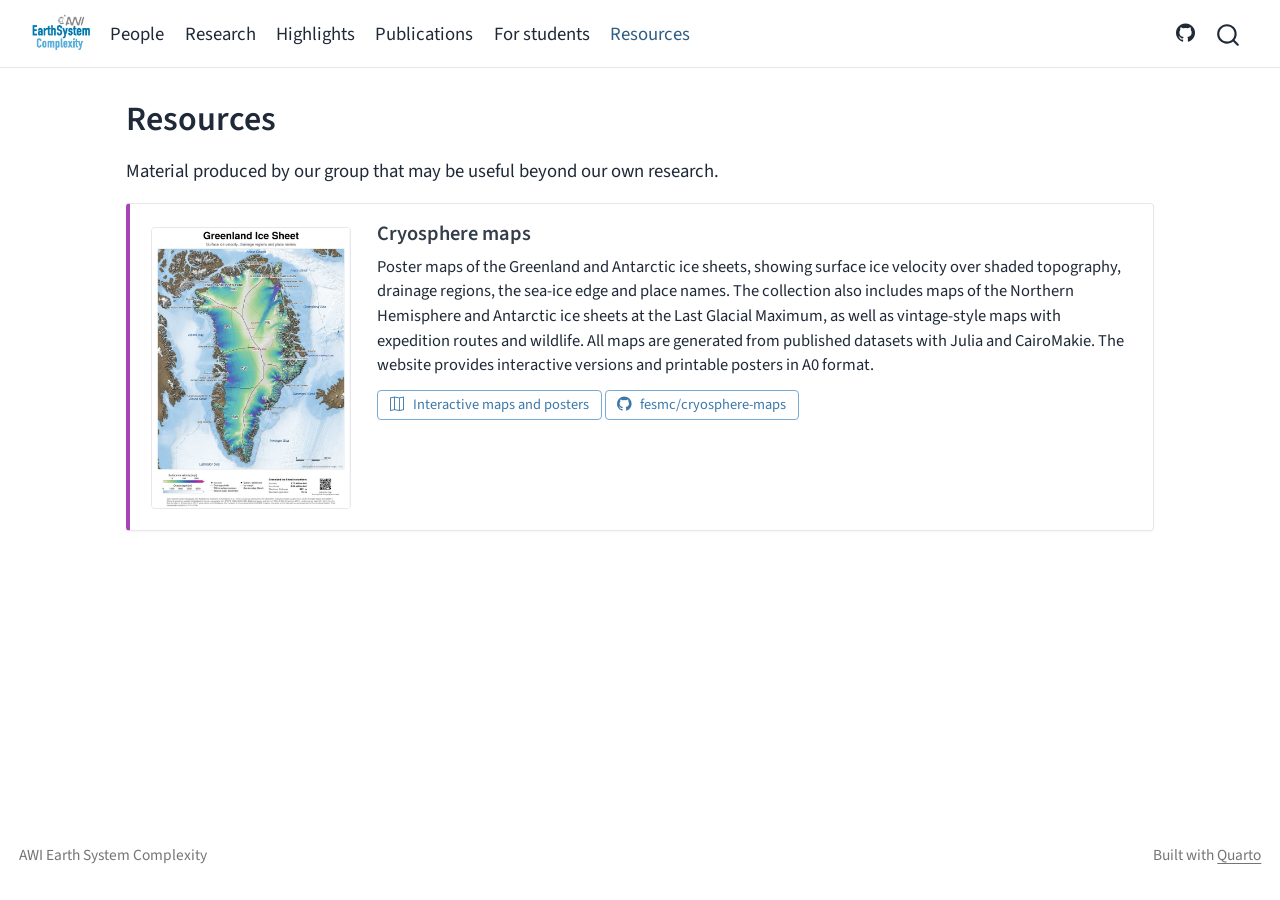
<file: resources.html>
<!DOCTYPE html>
<html xmlns="http://www.w3.org/1999/xhtml" lang="en" xml:lang="en"><head>

<meta charset="utf-8">
<meta name="generator" content="quarto-1.11.9">

<meta name="viewport" content="width=device-width, initial-scale=1.0, user-scalable=yes">


<title>Resources – AWI Earth System Complexity</title>
<style>
/* Default styles provided by pandoc.
** See https://pandoc.org/MANUAL.html#variables-for-html for config info.
*/
span.smallcaps{font-variant: small-caps;}
div.columns{display: flex; gap: 1.5em;}
div.column{flex: auto;}
@media screen {
div.columns{gap: min(4vw, 1.5em);}
div.column{overflow-x: auto;}
}
div.hanging-indent{margin-left: 1.5em; text-indent: -1.5em;}
ul.task-list{list-style: none;}
ul.task-list li input[type="checkbox"] {
  width: 0.8em;
  margin: 0 0.8em 0.2em -1em; /* quarto-specific, see https://github.com/quarto-dev/quarto-cli/issues/4556 */ 
  vertical-align: middle;
}
</style>


<script src="site_libs/quarto-nav/quarto-nav.js"></script>
<script src="site_libs/quarto-nav/headroom.min.js"></script>
<script src="site_libs/clipboard/clipboard.min.js"></script>
<script src="site_libs/quarto-search/autocomplete.umd.js"></script>
<script src="site_libs/quarto-search/fuse.min.js"></script>
<script src="site_libs/quarto-search/quarto-search.js"></script>
<meta name="quarto:offset" content="./">
<link href="./assets/logo.png" rel="icon" type="image/png">
<script src="site_libs/quarto-html/quarto.js" type="module"></script>
<script src="site_libs/quarto-html/tabsets/tabsets.js" type="module"></script>
<script src="site_libs/quarto-html/scrollable-regions/scrollable-regions.js" type="module"></script>
<script src="site_libs/quarto-html/popper.min.js"></script>
<script src="site_libs/quarto-html/tippy.umd.min.js"></script>
<script src="site_libs/quarto-html/anchor.min.js"></script>
<link href="site_libs/quarto-html/tippy.css" rel="stylesheet">
<link href="site_libs/quarto-html/quarto-syntax-highlighting-63b5708e65d6cd79cd7618c58d0c21e7.css" rel="stylesheet" id="quarto-text-highlighting-styles">
<script src="site_libs/bootstrap/bootstrap.min.js"></script>
<link href="site_libs/bootstrap/bootstrap-icons.css" rel="stylesheet">
<link href="site_libs/bootstrap/bootstrap-3e157d389328e3d990be3f4fe072d9c3.min.css" rel="stylesheet" append-hash="true" id="quarto-bootstrap" data-mode="light">
<script id="quarto-search-options" type="application/json">{
  "location": "navbar",
  "copy-button": false,
  "collapse-after": 3,
  "panel-placement": "end",
  "type": "overlay",
  "limit": 50,
  "keyboard-shortcut": [
    "f",
    "/",
    "s"
  ],
  "show-item-context": false,
  "language": {
    "search-no-results-text": "No results",
    "search-matching-documents-text": "matching documents",
    "search-copy-link-title": "Copy link to search",
    "search-hide-matches-text": "Hide additional matches",
    "search-more-match-text": "more match in this document",
    "search-more-matches-text": "more matches in this document",
    "search-clear-button-title": "Clear",
    "search-text-placeholder": "",
    "search-detached-cancel-button-title": "Cancel",
    "search-submit-button-title": "Submit",
    "search-label": "Search"
  }
}</script>


</head>

<body class="nav-fixed fullcontent quarto-light"><a id="quarto-skip-link" class="visually-hidden-focusable" href="#quarto-document-content">Skip to main content</a>

<div id="quarto-search-results"></div>
  <header id="quarto-header" class="headroom fixed-top">
    <nav class="navbar navbar-expand-lg " data-bs-theme="dark" aria-label="Site">
      <div class="navbar-container container-fluid">
      <div class="navbar-brand-container mx-auto">
    <a href="./index.html" class="navbar-brand navbar-brand-logo">
    <img src="./assets/logo.png" alt="AWI Earth System Complexity" class="navbar-logo light-content">
    <img src="./assets/logo.png" alt="AWI Earth System Complexity" class="navbar-logo dark-content">
    </a>
  </div>
          <button class="navbar-toggler" type="button" data-bs-toggle="collapse" data-bs-target="#navbarCollapse" aria-controls="navbarCollapse" aria-expanded="false" aria-label="Toggle navigation" onclick="if (window.quartoToggleHeadroom) { window.quartoToggleHeadroom(); }">
  <span class="navbar-toggler-icon"></span>
</button>
          <div class="collapse navbar-collapse" id="navbarCollapse">
            <ul class="navbar-nav navbar-nav-scroll me-auto">
  <li class="nav-item">
    <a class="nav-link" href="./people/index.html"> 
<span class="menu-text">People</span></a>
  </li>  
  <li class="nav-item">
    <a class="nav-link" href="./research.html"> 
<span class="menu-text">Research</span></a>
  </li>  
  <li class="nav-item">
    <a class="nav-link" href="./highlights/index.html"> 
<span class="menu-text">Highlights</span></a>
  </li>  
  <li class="nav-item">
    <a class="nav-link" href="./publications/index.html"> 
<span class="menu-text">Publications</span></a>
  </li>  
  <li class="nav-item">
    <a class="nav-link" href="./students.html"> 
<span class="menu-text">For students</span></a>
  </li>  
  <li class="nav-item">
    <a class="nav-link active" href="./resources.html" aria-current="page"> 
<span class="menu-text">Resources</span></a>
  </li>  
</ul>
            <ul class="navbar-nav navbar-nav-scroll ms-auto">
  <li class="nav-item compact">
    <a class="nav-link" href="https://github.com/awi-esc"> <i class="bi bi-github" role="img" aria-label="GitHub">
</i> 
<span class="menu-text"></span></a>
  </li>  
</ul>
          </div> <!-- /navcollapse -->
            <div class="quarto-navbar-tools">
</div>
            <div id="quarto-search" class="" title="Search"></div>
      </div> <!-- /container-fluid -->
    </nav>
</header>
<!-- content -->
<div id="quarto-content" class="quarto-container page-columns page-rows-contents page-layout-article page-navbar">
<!-- sidebar -->
<!-- margin-sidebar -->
    
<!-- main -->
<main class="content" id="quarto-document-content" tabindex="-1">

<header id="title-block-header" class="quarto-title-block default">
<div class="quarto-title">
<h1 class="title">Resources</h1>
</div>



<div class="quarto-title-meta">

    
  
    
  </div>
  


</header>


<p>Material produced by our group that may be useful beyond our own research.</p>
<div class="resource-card">
<div class="resource-thumb">
<p><a href="https://fesmc.github.io/cryosphere-maps/"><img src="assets/img/cryosphere-maps-greenland.jpg" class="img-fluid" alt="Poster map of the Greenland ice sheet showing surface ice velocity"></a></p>
</div>
<section id="cryosphere-maps" class="level3 resource-body">
<h3 class="anchored" data-anchor-id="cryosphere-maps">Cryosphere maps</h3>
<p>Poster maps of the Greenland and Antarctic ice sheets, showing surface ice velocity over shaded topography, drainage regions, the sea-ice edge and place names. The collection also includes maps of the Northern Hemisphere and Antarctic ice sheets at the Last Glacial Maximum, as well as vintage-style maps with expedition routes and wildlife. All maps are generated from published datasets with Julia and CairoMakie. The website provides interactive versions and printable posters in A0 format.</p>
<p><a href="https://fesmc.github.io/cryosphere-maps/" class="repo-link"><i class="bi bi-map"></i> Interactive maps and posters</a> <a href="https://github.com/fesmc/cryosphere-maps" class="repo-link"><i class="bi bi-github"></i> fesmc/cryosphere-maps</a></p>
</section>
</div>



</main> <!-- /main -->
<script id="quarto-html-after-body" type="application/javascript">
  window.document.addEventListener("DOMContentLoaded", function (event) {
    const icon = "";
    const anchorJS = new window.AnchorJS();
    anchorJS.options = {
      placement: 'right',
      icon: icon
    };
    anchorJS.add('.anchored');
    const isCodeAnnotation = (el) => {
      for (const clz of el.classList) {
        if (clz.startsWith('code-annotation-')) {                     
          return true;
        }
      }
      return false;
    }
    const onCopySuccess = function(e) {
      // button target
      const button = e.trigger;
      // don't keep focus
      button.blur();
      // flash "checked"
      button.classList.add('code-copy-button-checked');
      var currentTitle = button.getAttribute("title");
      button.setAttribute("title", "Copied!");
      let tooltip;
      if (window.bootstrap) {
        button.setAttribute("data-bs-toggle", "tooltip");
        button.setAttribute("data-bs-placement", "left");
        button.setAttribute("data-bs-title", "Copied!");
        tooltip = new bootstrap.Tooltip(button, 
          { trigger: "manual", 
            customClass: "code-copy-button-tooltip",
            offset: [0, -8]});
        tooltip.show();    
      }
      setTimeout(function() {
        if (tooltip) {
          tooltip.hide();
          button.removeAttribute("data-bs-title");
          button.removeAttribute("data-bs-toggle");
          button.removeAttribute("data-bs-placement");
        }
        button.setAttribute("title", currentTitle);
        button.classList.remove('code-copy-button-checked');
      }, 1000);
      // clear code selection
      e.clearSelection();
    }
    const getTextToCopy = function(trigger) {
      const outerScaffold = trigger.parentElement.cloneNode(true);
      const codeEl = outerScaffold.querySelector('code');
      for (const childEl of codeEl.children) {
        if (isCodeAnnotation(childEl)) {
          childEl.remove();
        }
      }
      return codeEl.innerText;
    }
    const clipboard = new window.ClipboardJS('.code-copy-button:not([data-in-quarto-modal])', {
      text: getTextToCopy
    });
    clipboard.on('success', onCopySuccess);
    if (window.document.getElementById('quarto-embedded-source-code-modal')) {
      const clipboardModal = new window.ClipboardJS('.code-copy-button[data-in-quarto-modal]', {
        text: getTextToCopy,
        container: window.document.getElementById('quarto-embedded-source-code-modal')
      });
      clipboardModal.on('success', onCopySuccess);
    }
      var localhostRegex = new RegExp(/^(?:http|https):\/\/localhost\:?[0-9]*\//);
      var mailtoRegex = new RegExp(/^mailto:/);
        var filterRegex = new RegExp('/' + window.location.host + '/');
      var isInternal = (href) => {
          return filterRegex.test(href) || localhostRegex.test(href) || mailtoRegex.test(href);
      }
      // Inspect non-navigation links and adorn them if external
      window.quartoDecorateExternalLinks = function (root) {
     var links = (root || window.document).querySelectorAll('a[href]:not(.nav-link):not(.navbar-brand):not(.toc-action):not(.sidebar-link):not(.sidebar-item-toggle):not(.pagination-link):not(.no-external):not([aria-hidden]):not(.dropdown-item):not(.quarto-navigation-tool):not(.about-link)');
      for (var i=0; i<links.length; i++) {
        const link = links[i];
        if (!isInternal(link.href)) {
          // undo the damage that might have been done by quarto-nav.js in the case of
          // links that we want to consider external
          if (link.dataset.originalHref !== undefined) {
            link.href = link.dataset.originalHref;
          }
          if (!link.classList.contains('no-external-icon')) {
          }
        }
      }
      };
      window.quartoDecorateExternalLinks(window.document);
    // Esc closes the popup (WCAG 1.4.13) and focus leaving both trigger and
    // popup closes it (WCAG 2.4.11); tippy handles neither for interactive popups.
    const hideOnEscAndFocusOut = {
      name: 'hideOnEscAndFocusOut',
      defaultValue: true,
      fn(instance) {
        const dismiss = () => {
          // A show scheduled by the trigger delay would otherwise reopen it
          instance.clearDelayTimeouts();
          instance.hide();
        };
        const onKeyDown = (event) => {
          if (event.key !== 'Escape') {
            return;
          }
          // Keep Esc from also reaching page handlers (e.g. reveal.js overview),
          // except an open reveal.js slide menu, which Esc should close too.
          // The menu handles keys only when its keyboard option is on.
          const menuHandlesEsc = window.Reveal?.getPlugin?.('menu')?.isOpen() &&
            window.Reveal.getConfig().menu?.keyboard !== false;
          if (!menuHandlesEsc) {
            event.stopPropagation();
          }
          if (instance.popper.contains(window.document.activeElement)) {
            // Disabled while refocusing so the focus trigger does not reopen it
            instance.disable();
            instance.reference.focus();
            instance.enable();
          }
          dismiss();
        };
        const onFocusOut = (event) => {
          const target = event.relatedTarget;
          if (target && !instance.reference.contains(target) &&
              !instance.popper.contains(target)) {
            dismiss();
          }
        };
        // On the trigger too: a click trigger (code-annotations: select) has no
        // blur handling. Attached for the instance's lifetime so leaving the
        // trigger also cancels a show still pending on the trigger delay.
        instance.reference.addEventListener('focusout', onFocusOut);
        return {
          onShow() {
            window.document.addEventListener('keydown', onKeyDown, true);
            instance.popper.addEventListener('focusout', onFocusOut);
          },
          onHide() {
            window.document.removeEventListener('keydown', onKeyDown, true);
            instance.popper.removeEventListener('focusout', onFocusOut);
          },
          onDestroy() {
            instance.reference.removeEventListener('focusout', onFocusOut);
          },
        };
      },
    };
    function tippyHover(el, contentFn, onTriggerFn, onUntriggerFn) {
      const config = {
        allowHTML: true,
        maxWidth: 500,
        delay: 100,
        arrow: false,
        appendTo: function(el) {
            return el.parentElement;
        },
        interactive: true,
        interactiveBorder: 10,
        theme: 'quarto',
        placement: 'bottom-start',
        plugins: [hideOnEscAndFocusOut],
      };
      if (contentFn) {
        config.content = contentFn;
      }
      if (onTriggerFn) {
        config.onTrigger = onTriggerFn;
      }
      if (onUntriggerFn) {
        config.onUntrigger = onUntriggerFn;
      }
      window.tippy(el, config); 
    }
    const noterefs = window.document.querySelectorAll('a[role="doc-noteref"]');
    for (var i=0; i<noterefs.length; i++) {
      const ref = noterefs[i];
      tippyHover(ref, function() {
        // use id or data attribute instead here
        let href = ref.getAttribute('data-footnote-href') || ref.getAttribute('href');
        try { href = new URL(href).hash; } catch {}
        const id = href.replace(/^#\/?/, "");
        const note = window.document.getElementById(id);
        if (note) {
          return note.innerHTML;
        } else {
          return "";
        }
      });
    }
    const xrefs = window.document.querySelectorAll('a.quarto-xref');
    const processXRef = (id, note) => {
      // Strip column container classes
      const stripColumnClz = (el) => {
        el.classList.remove("page-full", "page-columns");
        if (el.children) {
          for (const child of el.children) {
            stripColumnClz(child);
          }
        }
      }
      stripColumnClz(note)
      if (id === null || id.startsWith('sec-')) {
        // Special case sections, only their first couple elements
        const container = document.createElement("div");
        if (note.children && note.children.length > 2) {
          container.appendChild(note.children[0].cloneNode(true));
          for (let i = 1; i < note.children.length; i++) {
            const child = note.children[i];
            if (child.tagName === "P" && child.innerText === "") {
              continue;
            } else {
              container.appendChild(child.cloneNode(true));
              break;
            }
          }
          if (window.Quarto?.typesetMath) {
            window.Quarto.typesetMath(container);
          }
          return container.innerHTML
        } else {
          if (window.Quarto?.typesetMath) {
            window.Quarto.typesetMath(note);
          }
          return note.innerHTML;
        }
      } else {
        // Remove any anchor links if they are present
        const anchorLink = note.querySelector('a.anchorjs-link');
        if (anchorLink) {
          anchorLink.remove();
        }
        if (window.Quarto?.typesetMath) {
          window.Quarto.typesetMath(note);
        }
        if (note.classList.contains("callout")) {
          return note.outerHTML;
        } else {
          return note.innerHTML;
        }
      }
    }
    for (var i=0; i<xrefs.length; i++) {
      const xref = xrefs[i];
      tippyHover(xref, undefined, function(instance) {
        instance.disable();
        let url = xref.getAttribute('href');
        let hash = undefined; 
        if (url.startsWith('#')) {
          hash = url;
        } else {
          try { hash = new URL(url).hash; } catch {}
        }
        if (hash) {
          const id = hash.replace(/^#\/?/, "");
          const note = window.document.getElementById(id);
          if (note !== null) {
            try {
              const html = processXRef(id, note.cloneNode(true));
              instance.setContent(html);
            } finally {
              instance.enable();
              instance.show();
            }
          } else {
            // See if we can fetch this
            fetch(url.split('#')[0])
            .then(res => res.text())
            .then(html => {
              const parser = new DOMParser();
              const htmlDoc = parser.parseFromString(html, "text/html");
              const note = htmlDoc.getElementById(id);
              if (note !== null) {
                const html = processXRef(id, note);
                instance.setContent(html);
              } 
            }).finally(() => {
              instance.enable();
              instance.show();
            });
          }
        } else {
          // See if we can fetch a full url (with no hash to target)
          // This is a special case and we should probably do some content thinning / targeting
          fetch(url)
          .then(res => res.text())
          .then(html => {
            const parser = new DOMParser();
            const htmlDoc = parser.parseFromString(html, "text/html");
            const note = htmlDoc.querySelector('main.content');
            if (note !== null) {
              // This should only happen for chapter cross references
              // (since there is no id in the URL)
              // remove the first header
              if (note.children.length > 0 && note.children[0].tagName === "HEADER") {
                note.children[0].remove();
              }
              const html = processXRef(null, note);
              instance.setContent(html);
            } 
          }).finally(() => {
            instance.enable();
            instance.show();
          });
        }
      }, function(instance) {
      });
    }
        let selectedAnnoteEl;
        const selectorForAnnotation = ( cell, annotation) => {
          let cellAttr = 'data-code-cell="' + cell + '"';
          let lineAttr = 'data-code-annotation="' +  annotation + '"';
          const selector = 'span[' + cellAttr + '][' + lineAttr + ']';
          return selector;
        }
        const selectCodeLines = (annoteEl) => {
          const doc = window.document;
          const targetCell = annoteEl.getAttribute("data-target-cell");
          const targetAnnotation = annoteEl.getAttribute("data-target-annotation");
          const annoteSpan = window.document.querySelector(selectorForAnnotation(targetCell, targetAnnotation));
          const lines = annoteSpan.getAttribute("data-code-lines").split(",");
          const lineIds = lines.map((line) => {
            return targetCell + "-" + line;
          })
          // Each band is positioned against its own containing block, which is
          // not the offsetParent of the lines, so place it from client rects.
          const placeBand = (band, firstEl, lastEl, codeBlock) => {
            const container = band.offsetParent;
            if (container === null) {
              return;
            }
            const containerRect = container.getBoundingClientRect();
            // Reveal.js scales slides with a transform, so convert client
            // pixels back to the CSS pixels of the container.
            const scale = containerRect.height / container.offsetHeight || 1;
            const firstRect = firstEl.getBoundingClientRect();
            const lastRect = lastEl.getBoundingClientRect();
            const top = (firstRect.top - containerRect.top) / scale - container.clientTop + container.scrollTop;
            const height = (lastRect.bottom - firstRect.top) / scale;
            band.style.top = top - 2 + "px";
            band.style.height = height + 4 + "px";
            if (codeBlock) {
              // Without the copy button wrapper, the containing block is wider
              // than the code block, so span the code block explicitly.
              const blockRect = codeBlock.getBoundingClientRect();
              band.style.left = (blockRect.left - containerRect.left) / scale - container.clientLeft + container.scrollLeft + "px";
              band.style.width = blockRect.width / scale + "px";
            }
          };
          if (lineIds.length > 0) {
            const el = window.document.getElementById(lineIds[0]);
            const lastEl = window.document.getElementById(lineIds[lineIds.length - 1]);
            const parent = el.parentElement.parentElement;
            // cook up a div (if necessary) and position it
            let div = window.document.getElementById("code-annotation-line-highlight");
            if (div === null) {
              div = window.document.createElement("div");
              div.setAttribute("id", "code-annotation-line-highlight");
              div.style.position = 'absolute';
              parent.appendChild(div);
            }
            placeBand(div, el, lastEl, parent.closest("div.sourceCode") || parent);
            let gutterDiv = window.document.getElementById("code-annotation-line-highlight-gutter");
            if (gutterDiv === null) {
              gutterDiv = window.document.createElement("div");
              gutterDiv.setAttribute("id", "code-annotation-line-highlight-gutter");
              gutterDiv.style.position = 'absolute';
              const codeCell = window.document.getElementById(targetCell);
              const gutter = codeCell.querySelector('.code-annotation-gutter');
              gutter.appendChild(gutterDiv);
            }
            placeBand(gutterDiv, el, lastEl);
            selectedAnnoteEl = annoteEl;
          }
        };
        const unselectCodeLines = () => {
          const elementsIds = ["code-annotation-line-highlight", "code-annotation-line-highlight-gutter"];
          elementsIds.forEach((elId) => {
            const div = window.document.getElementById(elId);
            if (div) {
              div.remove();
            }
          });
          selectedAnnoteEl = undefined;
        };
          // Handle positioning of the toggle
      window.addEventListener(
        "resize",
        throttle(() => {
          elRect = undefined;
          if (selectedAnnoteEl) {
            selectCodeLines(selectedAnnoteEl);
          }
        }, 10)
      );
      function throttle(fn, ms) {
      let throttle = false;
      let timer;
        return (...args) => {
          if(!throttle) { // first call gets through
              fn.apply(this, args);
              throttle = true;
          } else { // all the others get throttled
              if(timer) clearTimeout(timer); // cancel #2
              timer = setTimeout(() => {
                fn.apply(this, args);
                timer = throttle = false;
              }, ms);
          }
        };
      }
        // Attach click handler to the DT
        const annoteDls = window.document.querySelectorAll('dt[data-target-cell]');
        for (const annoteDlNode of annoteDls) {
          annoteDlNode.addEventListener('click', (event) => {
            const clickedEl = event.target;
            if (clickedEl !== selectedAnnoteEl) {
              unselectCodeLines();
              const activeEl = window.document.querySelector('dt[data-target-cell].code-annotation-active');
              if (activeEl) {
                activeEl.classList.remove('code-annotation-active');
              }
              selectCodeLines(clickedEl);
              clickedEl.classList.add('code-annotation-active');
            } else {
              // Unselect the line
              unselectCodeLines();
              clickedEl.classList.remove('code-annotation-active');
            }
          });
        }
    const findCites = (el) => {
      const parentEl = el.parentElement;
      if (parentEl) {
        const cites = parentEl.dataset.cites;
        if (cites) {
          return {
            el,
            cites: cites.split(' ')
          };
        } else {
          return findCites(el.parentElement)
        }
      } else {
        return undefined;
      }
    };
    var bibliorefs = window.document.querySelectorAll('a[role="doc-biblioref"]');
    for (var i=0; i<bibliorefs.length; i++) {
      const ref = bibliorefs[i];
      const citeInfo = findCites(ref);
      if (citeInfo) {
        tippyHover(citeInfo.el, function() {
          var popup = window.document.createElement('div');
          citeInfo.cites.forEach(function(cite) {
            var citeDiv = window.document.createElement('div');
            citeDiv.classList.add('hanging-indent');
            citeDiv.classList.add('csl-entry');
            var biblioDiv = window.document.getElementById('ref-' + cite);
            if (biblioDiv) {
              citeDiv.innerHTML = biblioDiv.innerHTML;
            }
            popup.appendChild(citeDiv);
          });
          return popup.innerHTML;
        });
      }
    }
  });
  </script>
  <script type="application/javascript">
  window.quartoScrollableRegionsLabels = {"code":"Scrollable code","output":"Scrollable output"};
  </script>
</div> <!-- /content -->
<footer class="footer">
  <div class="nav-footer">
    <div class="nav-footer-left">
<p>AWI Earth System Complexity</p>
</div>   
    <div class="nav-footer-center">
      &nbsp;
    </div>
    <div class="nav-footer-right">
<p>Built with <a href="https://quarto.org">Quarto</a></p>
</div>
  </div>
</footer>




</body></html>
</file>
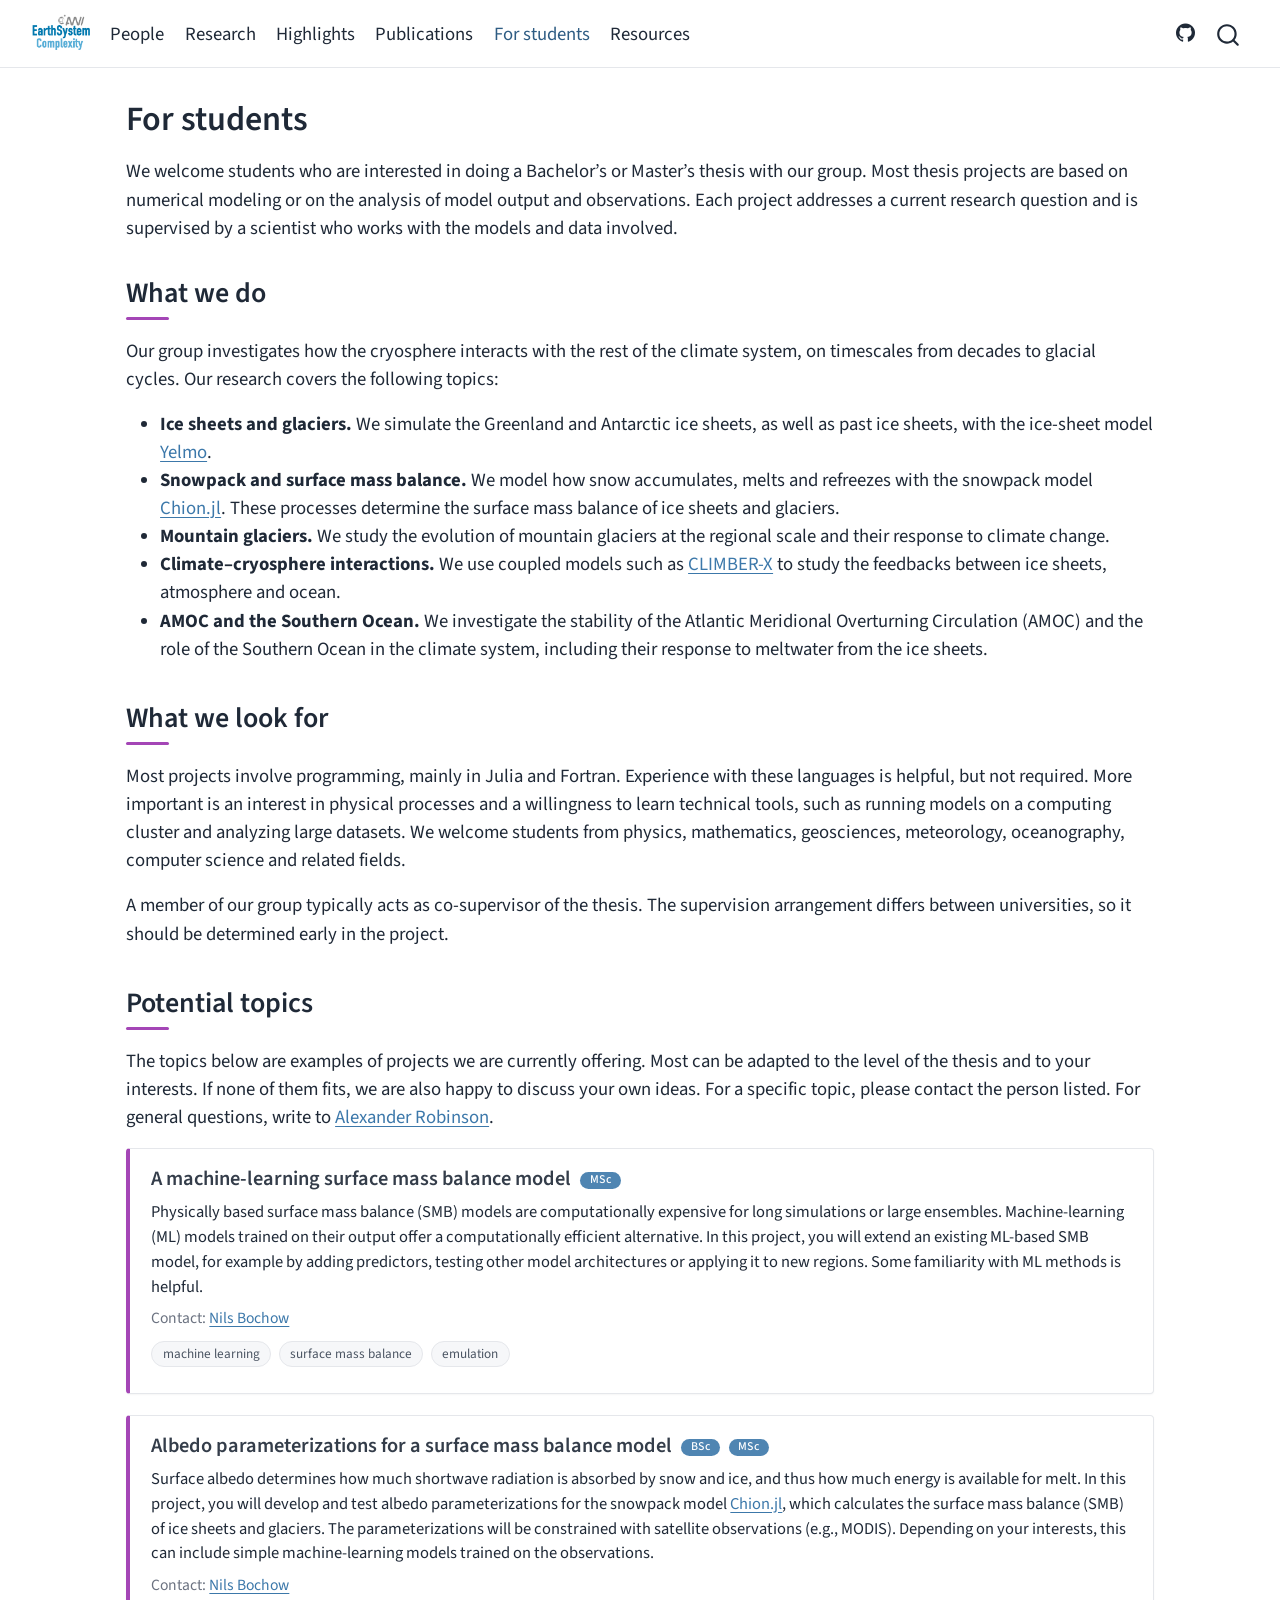
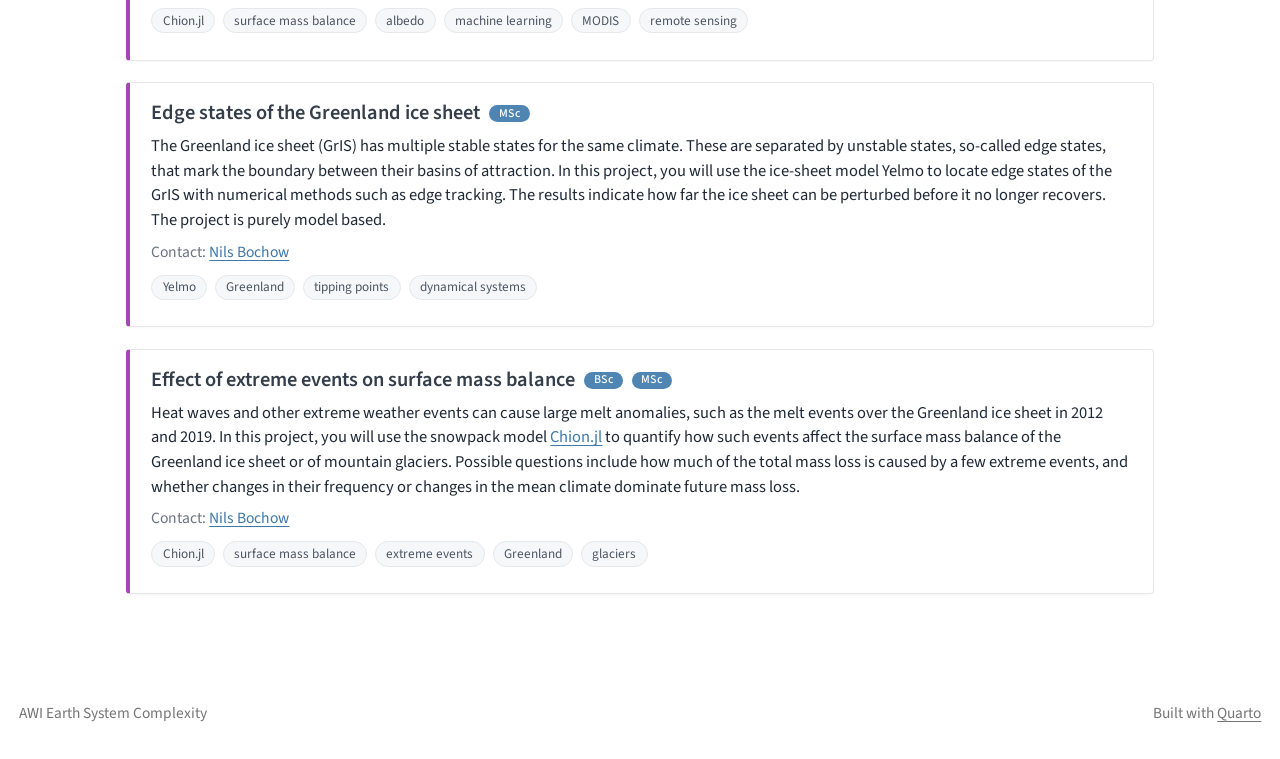
<file: students.html>
<!DOCTYPE html>
<html xmlns="http://www.w3.org/1999/xhtml" lang="en" xml:lang="en"><head>

<meta charset="utf-8">
<meta name="generator" content="quarto-1.11.9">

<meta name="viewport" content="width=device-width, initial-scale=1.0, user-scalable=yes">


<title>For students – AWI Earth System Complexity</title>
<style>
/* Default styles provided by pandoc.
** See https://pandoc.org/MANUAL.html#variables-for-html for config info.
*/
span.smallcaps{font-variant: small-caps;}
div.columns{display: flex; gap: 1.5em;}
div.column{flex: auto;}
@media screen {
div.columns{gap: min(4vw, 1.5em);}
div.column{overflow-x: auto;}
}
div.hanging-indent{margin-left: 1.5em; text-indent: -1.5em;}
ul.task-list{list-style: none;}
ul.task-list li input[type="checkbox"] {
  width: 0.8em;
  margin: 0 0.8em 0.2em -1em; /* quarto-specific, see https://github.com/quarto-dev/quarto-cli/issues/4556 */ 
  vertical-align: middle;
}
</style>


<script src="site_libs/quarto-nav/quarto-nav.js"></script>
<script src="site_libs/quarto-nav/headroom.min.js"></script>
<script src="site_libs/clipboard/clipboard.min.js"></script>
<script src="site_libs/quarto-search/autocomplete.umd.js"></script>
<script src="site_libs/quarto-search/fuse.min.js"></script>
<script src="site_libs/quarto-search/quarto-search.js"></script>
<meta name="quarto:offset" content="./">
<link href="./assets/logo.png" rel="icon" type="image/png">
<script src="site_libs/quarto-html/quarto.js" type="module"></script>
<script src="site_libs/quarto-html/tabsets/tabsets.js" type="module"></script>
<script src="site_libs/quarto-html/scrollable-regions/scrollable-regions.js" type="module"></script>
<script src="site_libs/quarto-html/popper.min.js"></script>
<script src="site_libs/quarto-html/tippy.umd.min.js"></script>
<script src="site_libs/quarto-html/anchor.min.js"></script>
<link href="site_libs/quarto-html/tippy.css" rel="stylesheet">
<link href="site_libs/quarto-html/quarto-syntax-highlighting-63b5708e65d6cd79cd7618c58d0c21e7.css" rel="stylesheet" id="quarto-text-highlighting-styles">
<script src="site_libs/bootstrap/bootstrap.min.js"></script>
<link href="site_libs/bootstrap/bootstrap-icons.css" rel="stylesheet">
<link href="site_libs/bootstrap/bootstrap-3e157d389328e3d990be3f4fe072d9c3.min.css" rel="stylesheet" append-hash="true" id="quarto-bootstrap" data-mode="light">
<script id="quarto-search-options" type="application/json">{
  "location": "navbar",
  "copy-button": false,
  "collapse-after": 3,
  "panel-placement": "end",
  "type": "overlay",
  "limit": 50,
  "keyboard-shortcut": [
    "f",
    "/",
    "s"
  ],
  "show-item-context": false,
  "language": {
    "search-no-results-text": "No results",
    "search-matching-documents-text": "matching documents",
    "search-copy-link-title": "Copy link to search",
    "search-hide-matches-text": "Hide additional matches",
    "search-more-match-text": "more match in this document",
    "search-more-matches-text": "more matches in this document",
    "search-clear-button-title": "Clear",
    "search-text-placeholder": "",
    "search-detached-cancel-button-title": "Cancel",
    "search-submit-button-title": "Submit",
    "search-label": "Search"
  }
}</script>


</head>

<body class="nav-fixed fullcontent quarto-light"><a id="quarto-skip-link" class="visually-hidden-focusable" href="#quarto-document-content">Skip to main content</a>

<div id="quarto-search-results"></div>
  <header id="quarto-header" class="headroom fixed-top">
    <nav class="navbar navbar-expand-lg " data-bs-theme="dark" aria-label="Site">
      <div class="navbar-container container-fluid">
      <div class="navbar-brand-container mx-auto">
    <a href="./index.html" class="navbar-brand navbar-brand-logo">
    <img src="./assets/logo.png" alt="AWI Earth System Complexity" class="navbar-logo light-content">
    <img src="./assets/logo.png" alt="AWI Earth System Complexity" class="navbar-logo dark-content">
    </a>
  </div>
          <button class="navbar-toggler" type="button" data-bs-toggle="collapse" data-bs-target="#navbarCollapse" aria-controls="navbarCollapse" aria-expanded="false" aria-label="Toggle navigation" onclick="if (window.quartoToggleHeadroom) { window.quartoToggleHeadroom(); }">
  <span class="navbar-toggler-icon"></span>
</button>
          <div class="collapse navbar-collapse" id="navbarCollapse">
            <ul class="navbar-nav navbar-nav-scroll me-auto">
  <li class="nav-item">
    <a class="nav-link" href="./people/index.html"> 
<span class="menu-text">People</span></a>
  </li>  
  <li class="nav-item">
    <a class="nav-link" href="./research.html"> 
<span class="menu-text">Research</span></a>
  </li>  
  <li class="nav-item">
    <a class="nav-link" href="./highlights/index.html"> 
<span class="menu-text">Highlights</span></a>
  </li>  
  <li class="nav-item">
    <a class="nav-link" href="./publications/index.html"> 
<span class="menu-text">Publications</span></a>
  </li>  
  <li class="nav-item">
    <a class="nav-link active" href="./students.html" aria-current="page"> 
<span class="menu-text">For students</span></a>
  </li>  
  <li class="nav-item">
    <a class="nav-link" href="./resources.html"> 
<span class="menu-text">Resources</span></a>
  </li>  
</ul>
            <ul class="navbar-nav navbar-nav-scroll ms-auto">
  <li class="nav-item compact">
    <a class="nav-link" href="https://github.com/awi-esc"> <i class="bi bi-github" role="img" aria-label="GitHub">
</i> 
<span class="menu-text"></span></a>
  </li>  
</ul>
          </div> <!-- /navcollapse -->
            <div class="quarto-navbar-tools">
</div>
            <div id="quarto-search" class="" title="Search"></div>
      </div> <!-- /container-fluid -->
    </nav>
</header>
<!-- content -->
<div id="quarto-content" class="quarto-container page-columns page-rows-contents page-layout-article page-navbar">
<!-- sidebar -->
<!-- margin-sidebar -->
    
<!-- main -->
<main class="content" id="quarto-document-content" tabindex="-1">

<header id="title-block-header" class="quarto-title-block default">
<div class="quarto-title">
<h1 class="title">For students</h1>
</div>



<div class="quarto-title-meta">

    
  
    
  </div>
  


</header>


<p>We welcome students who are interested in doing a Bachelor’s or Master’s thesis with our group. Most thesis projects are based on numerical modeling or on the analysis of model output and observations. Each project addresses a current research question and is supervised by a scientist who works with the models and data involved.</p>
<section id="what-we-do" class="level2">
<h2 class="anchored" data-anchor-id="what-we-do">What we do</h2>
<p>Our group investigates how the cryosphere interacts with the rest of the climate system, on timescales from decades to glacial cycles. Our research covers the following topics:</p>
<ul>
<li><strong>Ice sheets and glaciers.</strong> We simulate the Greenland and Antarctic ice sheets, as well as past ice sheets, with the ice-sheet model <a href="https://github.com/fesmc/yelmo">Yelmo</a>.</li>
<li><strong>Snowpack and surface mass balance.</strong> We model how snow accumulates, melts and refreezes with the snowpack model <a href="https://github.com/fesmc/Chion.jl">Chion.jl</a>. These processes determine the surface mass balance of ice sheets and glaciers.</li>
<li><strong>Mountain glaciers.</strong> We study the evolution of mountain glaciers at the regional scale and their response to climate change.</li>
<li><strong>Climate–cryosphere interactions.</strong> We use coupled models such as <a href="https://github.com/cxesmc/climber-x">CLIMBER-X</a> to study the feedbacks between ice sheets, atmosphere and ocean.</li>
<li><strong>AMOC and the Southern Ocean.</strong> We investigate the stability of the Atlantic Meridional Overturning Circulation (AMOC) and the role of the Southern Ocean in the climate system, including their response to meltwater from the ice sheets.</li>
</ul>
</section>
<section id="what-we-look-for" class="level2">
<h2 class="anchored" data-anchor-id="what-we-look-for">What we look for</h2>
<p>Most projects involve programming, mainly in Julia and Fortran. Experience with these languages is helpful, but not required. More important is an interest in physical processes and a willingness to learn technical tools, such as running models on a computing cluster and analyzing large datasets. We welcome students from physics, mathematics, geosciences, meteorology, oceanography, computer science and related fields.</p>
<p>A member of our group typically acts as co-supervisor of the thesis. The supervision arrangement differs between universities, so it should be determined early in the project.</p>
</section>
<section id="potential-topics" class="level2">
<h2 class="anchored" data-anchor-id="potential-topics">Potential topics</h2>
<p>The topics below are examples of projects we are currently offering. Most can be adapted to the level of the thesis and to your interests. If none of them fits, we are also happy to discuss your own ideas. For a specific topic, please contact the person listed. For general questions, write to <a href="mailto:alexander.robinson@awi.de">Alexander Robinson</a>.</p>
<!-- AUTO-GENERATED by scripts/build_topics.py — do not edit manually. -->
<div id="topic-smb-machine-learning" class="topic-card">
<section id="a-machine-learning-surface-mass-balance-model-msc" class="level3">
<h3 class="anchored" data-anchor-id="a-machine-learning-surface-mass-balance-model-msc">A machine-learning surface mass balance model <span class="topic-level">MSc</span></h3>
<p>Physically based surface mass balance (SMB) models are computationally expensive for long simulations or large ensembles. Machine-learning (ML) models trained on their output offer a computationally efficient alternative. In this project, you will extend an existing ML-based SMB model, for example by adding predictors, testing other model architectures or applying it to new regions. Some familiarity with ML methods is helpful.</p>
<p><span class="topic-contact">Contact: <a href="mailto:contact@nilsbochow.com">Nils Bochow</a></span></p>
<p><span class="keywords"><span class="kw">machine learning</span> <span class="kw">surface mass balance</span> <span class="kw">emulation</span></span></p>
</section>
</div>
<div id="topic-smb-albedo" class="topic-card">
<section id="albedo-parameterizations-for-a-surface-mass-balance-model-bsc-msc" class="level3">
<h3 class="anchored" data-anchor-id="albedo-parameterizations-for-a-surface-mass-balance-model-bsc-msc">Albedo parameterizations for a surface mass balance model <span class="topic-level">BSc</span> <span class="topic-level">MSc</span></h3>
<p>Surface albedo determines how much shortwave radiation is absorbed by snow and ice, and thus how much energy is available for melt. In this project, you will develop and test albedo parameterizations for the snowpack model <a href="https://github.com/fesmc/Chion.jl">Chion.jl</a>, which calculates the surface mass balance (SMB) of ice sheets and glaciers. The parameterizations will be constrained with satellite observations (e.g., MODIS). Depending on your interests, this can include simple machine-learning models trained on the observations.</p>
<p><span class="topic-contact">Contact: <a href="mailto:contact@nilsbochow.com">Nils Bochow</a></span></p>
<p><span class="keywords"><span class="kw">Chion.jl</span> <span class="kw">surface mass balance</span> <span class="kw">albedo</span> <span class="kw">machine learning</span> <span class="kw">MODIS</span> <span class="kw">remote sensing</span></span></p>
</section>
</div>
<div id="topic-greenland-edge-states" class="topic-card">
<section id="edge-states-of-the-greenland-ice-sheet-msc" class="level3">
<h3 class="anchored" data-anchor-id="edge-states-of-the-greenland-ice-sheet-msc">Edge states of the Greenland ice sheet <span class="topic-level">MSc</span></h3>
<p>The Greenland ice sheet (GrIS) has multiple stable states for the same climate. These are separated by unstable states, so-called edge states, that mark the boundary between their basins of attraction. In this project, you will use the ice-sheet model Yelmo to locate edge states of the GrIS with numerical methods such as edge tracking. The results indicate how far the ice sheet can be perturbed before it no longer recovers. The project is purely model based.</p>
<p><span class="topic-contact">Contact: <a href="mailto:contact@nilsbochow.com">Nils Bochow</a></span></p>
<p><span class="keywords"><span class="kw">Yelmo</span> <span class="kw">Greenland</span> <span class="kw">tipping points</span> <span class="kw">dynamical systems</span></span></p>
</section>
</div>
<div id="topic-smb-extreme-events" class="topic-card">
<section id="effect-of-extreme-events-on-surface-mass-balance-bsc-msc" class="level3">
<h3 class="anchored" data-anchor-id="effect-of-extreme-events-on-surface-mass-balance-bsc-msc">Effect of extreme events on surface mass balance <span class="topic-level">BSc</span> <span class="topic-level">MSc</span></h3>
<p>Heat waves and other extreme weather events can cause large melt anomalies, such as the melt events over the Greenland ice sheet in 2012 and 2019. In this project, you will use the snowpack model <a href="https://github.com/fesmc/Chion.jl">Chion.jl</a> to quantify how such events affect the surface mass balance of the Greenland ice sheet or of mountain glaciers. Possible questions include how much of the total mass loss is caused by a few extreme events, and whether changes in their frequency or changes in the mean climate dominate future mass loss.</p>
<p><span class="topic-contact">Contact: <a href="mailto:contact@nilsbochow.com">Nils Bochow</a></span></p>
<p><span class="keywords"><span class="kw">Chion.jl</span> <span class="kw">surface mass balance</span> <span class="kw">extreme events</span> <span class="kw">Greenland</span> <span class="kw">glaciers</span></span></p>
</section>
</div>


</section>

</main> <!-- /main -->
<script id="quarto-html-after-body" type="application/javascript">
  window.document.addEventListener("DOMContentLoaded", function (event) {
    const icon = "";
    const anchorJS = new window.AnchorJS();
    anchorJS.options = {
      placement: 'right',
      icon: icon
    };
    anchorJS.add('.anchored');
    const isCodeAnnotation = (el) => {
      for (const clz of el.classList) {
        if (clz.startsWith('code-annotation-')) {                     
          return true;
        }
      }
      return false;
    }
    const onCopySuccess = function(e) {
      // button target
      const button = e.trigger;
      // don't keep focus
      button.blur();
      // flash "checked"
      button.classList.add('code-copy-button-checked');
      var currentTitle = button.getAttribute("title");
      button.setAttribute("title", "Copied!");
      let tooltip;
      if (window.bootstrap) {
        button.setAttribute("data-bs-toggle", "tooltip");
        button.setAttribute("data-bs-placement", "left");
        button.setAttribute("data-bs-title", "Copied!");
        tooltip = new bootstrap.Tooltip(button, 
          { trigger: "manual", 
            customClass: "code-copy-button-tooltip",
            offset: [0, -8]});
        tooltip.show();    
      }
      setTimeout(function() {
        if (tooltip) {
          tooltip.hide();
          button.removeAttribute("data-bs-title");
          button.removeAttribute("data-bs-toggle");
          button.removeAttribute("data-bs-placement");
        }
        button.setAttribute("title", currentTitle);
        button.classList.remove('code-copy-button-checked');
      }, 1000);
      // clear code selection
      e.clearSelection();
    }
    const getTextToCopy = function(trigger) {
      const outerScaffold = trigger.parentElement.cloneNode(true);
      const codeEl = outerScaffold.querySelector('code');
      for (const childEl of codeEl.children) {
        if (isCodeAnnotation(childEl)) {
          childEl.remove();
        }
      }
      return codeEl.innerText;
    }
    const clipboard = new window.ClipboardJS('.code-copy-button:not([data-in-quarto-modal])', {
      text: getTextToCopy
    });
    clipboard.on('success', onCopySuccess);
    if (window.document.getElementById('quarto-embedded-source-code-modal')) {
      const clipboardModal = new window.ClipboardJS('.code-copy-button[data-in-quarto-modal]', {
        text: getTextToCopy,
        container: window.document.getElementById('quarto-embedded-source-code-modal')
      });
      clipboardModal.on('success', onCopySuccess);
    }
      var localhostRegex = new RegExp(/^(?:http|https):\/\/localhost\:?[0-9]*\//);
      var mailtoRegex = new RegExp(/^mailto:/);
        var filterRegex = new RegExp('/' + window.location.host + '/');
      var isInternal = (href) => {
          return filterRegex.test(href) || localhostRegex.test(href) || mailtoRegex.test(href);
      }
      // Inspect non-navigation links and adorn them if external
      window.quartoDecorateExternalLinks = function (root) {
     var links = (root || window.document).querySelectorAll('a[href]:not(.nav-link):not(.navbar-brand):not(.toc-action):not(.sidebar-link):not(.sidebar-item-toggle):not(.pagination-link):not(.no-external):not([aria-hidden]):not(.dropdown-item):not(.quarto-navigation-tool):not(.about-link)');
      for (var i=0; i<links.length; i++) {
        const link = links[i];
        if (!isInternal(link.href)) {
          // undo the damage that might have been done by quarto-nav.js in the case of
          // links that we want to consider external
          if (link.dataset.originalHref !== undefined) {
            link.href = link.dataset.originalHref;
          }
          if (!link.classList.contains('no-external-icon')) {
          }
        }
      }
      };
      window.quartoDecorateExternalLinks(window.document);
    // Esc closes the popup (WCAG 1.4.13) and focus leaving both trigger and
    // popup closes it (WCAG 2.4.11); tippy handles neither for interactive popups.
    const hideOnEscAndFocusOut = {
      name: 'hideOnEscAndFocusOut',
      defaultValue: true,
      fn(instance) {
        const dismiss = () => {
          // A show scheduled by the trigger delay would otherwise reopen it
          instance.clearDelayTimeouts();
          instance.hide();
        };
        const onKeyDown = (event) => {
          if (event.key !== 'Escape') {
            return;
          }
          // Keep Esc from also reaching page handlers (e.g. reveal.js overview),
          // except an open reveal.js slide menu, which Esc should close too.
          // The menu handles keys only when its keyboard option is on.
          const menuHandlesEsc = window.Reveal?.getPlugin?.('menu')?.isOpen() &&
            window.Reveal.getConfig().menu?.keyboard !== false;
          if (!menuHandlesEsc) {
            event.stopPropagation();
          }
          if (instance.popper.contains(window.document.activeElement)) {
            // Disabled while refocusing so the focus trigger does not reopen it
            instance.disable();
            instance.reference.focus();
            instance.enable();
          }
          dismiss();
        };
        const onFocusOut = (event) => {
          const target = event.relatedTarget;
          if (target && !instance.reference.contains(target) &&
              !instance.popper.contains(target)) {
            dismiss();
          }
        };
        // On the trigger too: a click trigger (code-annotations: select) has no
        // blur handling. Attached for the instance's lifetime so leaving the
        // trigger also cancels a show still pending on the trigger delay.
        instance.reference.addEventListener('focusout', onFocusOut);
        return {
          onShow() {
            window.document.addEventListener('keydown', onKeyDown, true);
            instance.popper.addEventListener('focusout', onFocusOut);
          },
          onHide() {
            window.document.removeEventListener('keydown', onKeyDown, true);
            instance.popper.removeEventListener('focusout', onFocusOut);
          },
          onDestroy() {
            instance.reference.removeEventListener('focusout', onFocusOut);
          },
        };
      },
    };
    function tippyHover(el, contentFn, onTriggerFn, onUntriggerFn) {
      const config = {
        allowHTML: true,
        maxWidth: 500,
        delay: 100,
        arrow: false,
        appendTo: function(el) {
            return el.parentElement;
        },
        interactive: true,
        interactiveBorder: 10,
        theme: 'quarto',
        placement: 'bottom-start',
        plugins: [hideOnEscAndFocusOut],
      };
      if (contentFn) {
        config.content = contentFn;
      }
      if (onTriggerFn) {
        config.onTrigger = onTriggerFn;
      }
      if (onUntriggerFn) {
        config.onUntrigger = onUntriggerFn;
      }
      window.tippy(el, config); 
    }
    const noterefs = window.document.querySelectorAll('a[role="doc-noteref"]');
    for (var i=0; i<noterefs.length; i++) {
      const ref = noterefs[i];
      tippyHover(ref, function() {
        // use id or data attribute instead here
        let href = ref.getAttribute('data-footnote-href') || ref.getAttribute('href');
        try { href = new URL(href).hash; } catch {}
        const id = href.replace(/^#\/?/, "");
        const note = window.document.getElementById(id);
        if (note) {
          return note.innerHTML;
        } else {
          return "";
        }
      });
    }
    const xrefs = window.document.querySelectorAll('a.quarto-xref');
    const processXRef = (id, note) => {
      // Strip column container classes
      const stripColumnClz = (el) => {
        el.classList.remove("page-full", "page-columns");
        if (el.children) {
          for (const child of el.children) {
            stripColumnClz(child);
          }
        }
      }
      stripColumnClz(note)
      if (id === null || id.startsWith('sec-')) {
        // Special case sections, only their first couple elements
        const container = document.createElement("div");
        if (note.children && note.children.length > 2) {
          container.appendChild(note.children[0].cloneNode(true));
          for (let i = 1; i < note.children.length; i++) {
            const child = note.children[i];
            if (child.tagName === "P" && child.innerText === "") {
              continue;
            } else {
              container.appendChild(child.cloneNode(true));
              break;
            }
          }
          if (window.Quarto?.typesetMath) {
            window.Quarto.typesetMath(container);
          }
          return container.innerHTML
        } else {
          if (window.Quarto?.typesetMath) {
            window.Quarto.typesetMath(note);
          }
          return note.innerHTML;
        }
      } else {
        // Remove any anchor links if they are present
        const anchorLink = note.querySelector('a.anchorjs-link');
        if (anchorLink) {
          anchorLink.remove();
        }
        if (window.Quarto?.typesetMath) {
          window.Quarto.typesetMath(note);
        }
        if (note.classList.contains("callout")) {
          return note.outerHTML;
        } else {
          return note.innerHTML;
        }
      }
    }
    for (var i=0; i<xrefs.length; i++) {
      const xref = xrefs[i];
      tippyHover(xref, undefined, function(instance) {
        instance.disable();
        let url = xref.getAttribute('href');
        let hash = undefined; 
        if (url.startsWith('#')) {
          hash = url;
        } else {
          try { hash = new URL(url).hash; } catch {}
        }
        if (hash) {
          const id = hash.replace(/^#\/?/, "");
          const note = window.document.getElementById(id);
          if (note !== null) {
            try {
              const html = processXRef(id, note.cloneNode(true));
              instance.setContent(html);
            } finally {
              instance.enable();
              instance.show();
            }
          } else {
            // See if we can fetch this
            fetch(url.split('#')[0])
            .then(res => res.text())
            .then(html => {
              const parser = new DOMParser();
              const htmlDoc = parser.parseFromString(html, "text/html");
              const note = htmlDoc.getElementById(id);
              if (note !== null) {
                const html = processXRef(id, note);
                instance.setContent(html);
              } 
            }).finally(() => {
              instance.enable();
              instance.show();
            });
          }
        } else {
          // See if we can fetch a full url (with no hash to target)
          // This is a special case and we should probably do some content thinning / targeting
          fetch(url)
          .then(res => res.text())
          .then(html => {
            const parser = new DOMParser();
            const htmlDoc = parser.parseFromString(html, "text/html");
            const note = htmlDoc.querySelector('main.content');
            if (note !== null) {
              // This should only happen for chapter cross references
              // (since there is no id in the URL)
              // remove the first header
              if (note.children.length > 0 && note.children[0].tagName === "HEADER") {
                note.children[0].remove();
              }
              const html = processXRef(null, note);
              instance.setContent(html);
            } 
          }).finally(() => {
            instance.enable();
            instance.show();
          });
        }
      }, function(instance) {
      });
    }
        let selectedAnnoteEl;
        const selectorForAnnotation = ( cell, annotation) => {
          let cellAttr = 'data-code-cell="' + cell + '"';
          let lineAttr = 'data-code-annotation="' +  annotation + '"';
          const selector = 'span[' + cellAttr + '][' + lineAttr + ']';
          return selector;
        }
        const selectCodeLines = (annoteEl) => {
          const doc = window.document;
          const targetCell = annoteEl.getAttribute("data-target-cell");
          const targetAnnotation = annoteEl.getAttribute("data-target-annotation");
          const annoteSpan = window.document.querySelector(selectorForAnnotation(targetCell, targetAnnotation));
          const lines = annoteSpan.getAttribute("data-code-lines").split(",");
          const lineIds = lines.map((line) => {
            return targetCell + "-" + line;
          })
          // Each band is positioned against its own containing block, which is
          // not the offsetParent of the lines, so place it from client rects.
          const placeBand = (band, firstEl, lastEl, codeBlock) => {
            const container = band.offsetParent;
            if (container === null) {
              return;
            }
            const containerRect = container.getBoundingClientRect();
            // Reveal.js scales slides with a transform, so convert client
            // pixels back to the CSS pixels of the container.
            const scale = containerRect.height / container.offsetHeight || 1;
            const firstRect = firstEl.getBoundingClientRect();
            const lastRect = lastEl.getBoundingClientRect();
            const top = (firstRect.top - containerRect.top) / scale - container.clientTop + container.scrollTop;
            const height = (lastRect.bottom - firstRect.top) / scale;
            band.style.top = top - 2 + "px";
            band.style.height = height + 4 + "px";
            if (codeBlock) {
              // Without the copy button wrapper, the containing block is wider
              // than the code block, so span the code block explicitly.
              const blockRect = codeBlock.getBoundingClientRect();
              band.style.left = (blockRect.left - containerRect.left) / scale - container.clientLeft + container.scrollLeft + "px";
              band.style.width = blockRect.width / scale + "px";
            }
          };
          if (lineIds.length > 0) {
            const el = window.document.getElementById(lineIds[0]);
            const lastEl = window.document.getElementById(lineIds[lineIds.length - 1]);
            const parent = el.parentElement.parentElement;
            // cook up a div (if necessary) and position it
            let div = window.document.getElementById("code-annotation-line-highlight");
            if (div === null) {
              div = window.document.createElement("div");
              div.setAttribute("id", "code-annotation-line-highlight");
              div.style.position = 'absolute';
              parent.appendChild(div);
            }
            placeBand(div, el, lastEl, parent.closest("div.sourceCode") || parent);
            let gutterDiv = window.document.getElementById("code-annotation-line-highlight-gutter");
            if (gutterDiv === null) {
              gutterDiv = window.document.createElement("div");
              gutterDiv.setAttribute("id", "code-annotation-line-highlight-gutter");
              gutterDiv.style.position = 'absolute';
              const codeCell = window.document.getElementById(targetCell);
              const gutter = codeCell.querySelector('.code-annotation-gutter');
              gutter.appendChild(gutterDiv);
            }
            placeBand(gutterDiv, el, lastEl);
            selectedAnnoteEl = annoteEl;
          }
        };
        const unselectCodeLines = () => {
          const elementsIds = ["code-annotation-line-highlight", "code-annotation-line-highlight-gutter"];
          elementsIds.forEach((elId) => {
            const div = window.document.getElementById(elId);
            if (div) {
              div.remove();
            }
          });
          selectedAnnoteEl = undefined;
        };
          // Handle positioning of the toggle
      window.addEventListener(
        "resize",
        throttle(() => {
          elRect = undefined;
          if (selectedAnnoteEl) {
            selectCodeLines(selectedAnnoteEl);
          }
        }, 10)
      );
      function throttle(fn, ms) {
      let throttle = false;
      let timer;
        return (...args) => {
          if(!throttle) { // first call gets through
              fn.apply(this, args);
              throttle = true;
          } else { // all the others get throttled
              if(timer) clearTimeout(timer); // cancel #2
              timer = setTimeout(() => {
                fn.apply(this, args);
                timer = throttle = false;
              }, ms);
          }
        };
      }
        // Attach click handler to the DT
        const annoteDls = window.document.querySelectorAll('dt[data-target-cell]');
        for (const annoteDlNode of annoteDls) {
          annoteDlNode.addEventListener('click', (event) => {
            const clickedEl = event.target;
            if (clickedEl !== selectedAnnoteEl) {
              unselectCodeLines();
              const activeEl = window.document.querySelector('dt[data-target-cell].code-annotation-active');
              if (activeEl) {
                activeEl.classList.remove('code-annotation-active');
              }
              selectCodeLines(clickedEl);
              clickedEl.classList.add('code-annotation-active');
            } else {
              // Unselect the line
              unselectCodeLines();
              clickedEl.classList.remove('code-annotation-active');
            }
          });
        }
    const findCites = (el) => {
      const parentEl = el.parentElement;
      if (parentEl) {
        const cites = parentEl.dataset.cites;
        if (cites) {
          return {
            el,
            cites: cites.split(' ')
          };
        } else {
          return findCites(el.parentElement)
        }
      } else {
        return undefined;
      }
    };
    var bibliorefs = window.document.querySelectorAll('a[role="doc-biblioref"]');
    for (var i=0; i<bibliorefs.length; i++) {
      const ref = bibliorefs[i];
      const citeInfo = findCites(ref);
      if (citeInfo) {
        tippyHover(citeInfo.el, function() {
          var popup = window.document.createElement('div');
          citeInfo.cites.forEach(function(cite) {
            var citeDiv = window.document.createElement('div');
            citeDiv.classList.add('hanging-indent');
            citeDiv.classList.add('csl-entry');
            var biblioDiv = window.document.getElementById('ref-' + cite);
            if (biblioDiv) {
              citeDiv.innerHTML = biblioDiv.innerHTML;
            }
            popup.appendChild(citeDiv);
          });
          return popup.innerHTML;
        });
      }
    }
  });
  </script>
  <script type="application/javascript">
  window.quartoScrollableRegionsLabels = {"code":"Scrollable code","output":"Scrollable output"};
  </script>
</div> <!-- /content -->
<footer class="footer">
  <div class="nav-footer">
    <div class="nav-footer-left">
<p>AWI Earth System Complexity</p>
</div>   
    <div class="nav-footer-center">
      &nbsp;
    </div>
    <div class="nav-footer-right">
<p>Built with <a href="https://quarto.org">Quarto</a></p>
</div>
  </div>
</footer>




</body></html>
</file>
<file: site_libs/quarto-html/tippy.css>
.tippy-box[data-animation=fade][data-state=hidden]{opacity:0}[data-tippy-root]{max-width:calc(100vw - 10px)}.tippy-box{position:relative;background-color:#333;color:#fff;border-radius:4px;font-size:14px;line-height:1.4;white-space:normal;outline:0;transition-property:transform,visibility,opacity}.tippy-box[data-placement^=top]>.tippy-arrow{bottom:0}.tippy-box[data-placement^=top]>.tippy-arrow:before{bottom:-7px;left:0;border-width:8px 8px 0;border-top-color:initial;transform-origin:center top}.tippy-box[data-placement^=bottom]>.tippy-arrow{top:0}.tippy-box[data-placement^=bottom]>.tippy-arrow:before{top:-7px;left:0;border-width:0 8px 8px;border-bottom-color:initial;transform-origin:center bottom}.tippy-box[data-placement^=left]>.tippy-arrow{right:0}.tippy-box[data-placement^=left]>.tippy-arrow:before{border-width:8px 0 8px 8px;border-left-color:initial;right:-7px;transform-origin:center left}.tippy-box[data-placement^=right]>.tippy-arrow{left:0}.tippy-box[data-placement^=right]>.tippy-arrow:before{left:-7px;border-width:8px 8px 8px 0;border-right-color:initial;transform-origin:center right}.tippy-box[data-inertia][data-state=visible]{transition-timing-function:cubic-bezier(.54,1.5,.38,1.11)}.tippy-arrow{width:16px;height:16px;color:#333}.tippy-arrow:before{content:"";position:absolute;border-color:transparent;border-style:solid}.tippy-content{position:relative;padding:5px 9px;z-index:1}
</file>
<file: site_libs/quarto-html/quarto-syntax-highlighting-63b5708e65d6cd79cd7618c58d0c21e7.css>
/* quarto syntax highlight colors */
:root {
  --quarto-hl-ot-color: #003B4F;
  --quarto-hl-at-color: #657422;
  --quarto-hl-ss-color: #20794D;
  --quarto-hl-an-color: #5E5E5E;
  --quarto-hl-fu-color: #4758AB;
  --quarto-hl-st-color: #20794D;
  --quarto-hl-cf-color: #003B4F;
  --quarto-hl-op-color: #5E5E5E;
  --quarto-hl-er-color: #AD0000;
  --quarto-hl-bn-color: #AD0000;
  --quarto-hl-al-color: #AD0000;
  --quarto-hl-va-color: #111111;
  --quarto-hl-bu-color: inherit;
  --quarto-hl-ex-color: inherit;
  --quarto-hl-pp-color: #AD0000;
  --quarto-hl-in-color: #5E5E5E;
  --quarto-hl-vs-color: #20794D;
  --quarto-hl-wa-color: #5E5E5E;
  --quarto-hl-do-color: #5E5E5E;
  --quarto-hl-im-color: #00769E;
  --quarto-hl-ch-color: #20794D;
  --quarto-hl-dt-color: #AD0000;
  --quarto-hl-fl-color: #AD0000;
  --quarto-hl-co-color: #5E5E5E;
  --quarto-hl-cv-color: #5E5E5E;
  --quarto-hl-cn-color: #8f5902;
  --quarto-hl-sc-color: #5E5E5E;
  --quarto-hl-dv-color: #AD0000;
  --quarto-hl-kw-color: #003B4F;
}

/* other quarto variables */
:root {
  --quarto-font-monospace: SFMono-Regular, Menlo, Monaco, Consolas, "Liberation Mono", "Courier New", monospace;
}

/* syntax highlight based on Pandoc's rules */
pre > code.sourceCode > span {
  color: #003B4F;
}

code.sourceCode > span {
  color: #003B4F;
}

div.sourceCode,
div.sourceCode pre.sourceCode {
  color: #003B4F;
}

/* Normal */
code span {
  color: #003B4F;
}

/* Alert */
code span.al {
  color: #AD0000;
  font-style: inherit;
}

/* Annotation */
code span.an {
  color: #5E5E5E;
  font-style: inherit;
}

/* Attribute */
code span.at {
  color: #657422;
  font-style: inherit;
}

/* BaseN */
code span.bn {
  color: #AD0000;
  font-style: inherit;
}

/* BuiltIn */
code span.bu {
  font-style: inherit;
}

/* ControlFlow */
code span.cf {
  color: #003B4F;
  font-weight: bold;
  font-style: inherit;
}

/* Char */
code span.ch {
  color: #20794D;
  font-style: inherit;
}

/* Constant */
code span.cn {
  color: #8f5902;
  font-style: inherit;
}

/* Comment */
code span.co {
  color: #5E5E5E;
  font-style: inherit;
}

/* CommentVar */
code span.cv {
  color: #5E5E5E;
  font-style: italic;
}

/* Documentation */
code span.do {
  color: #5E5E5E;
  font-style: italic;
}

/* DataType */
code span.dt {
  color: #AD0000;
  font-style: inherit;
}

/* DecVal */
code span.dv {
  color: #AD0000;
  font-style: inherit;
}

/* Error */
code span.er {
  color: #AD0000;
  font-style: inherit;
}

/* Extension */
code span.ex {
  font-style: inherit;
}

/* Float */
code span.fl {
  color: #AD0000;
  font-style: inherit;
}

/* Function */
code span.fu {
  color: #4758AB;
  font-style: inherit;
}

/* Import */
code span.im {
  color: #00769E;
  font-style: inherit;
}

/* Information */
code span.in {
  color: #5E5E5E;
  font-style: inherit;
}

/* Keyword */
code span.kw {
  color: #003B4F;
  font-weight: bold;
  font-style: inherit;
}

/* Operator */
code span.op {
  color: #5E5E5E;
  font-style: inherit;
}

/* Other */
code span.ot {
  color: #003B4F;
  font-style: inherit;
}

/* Preprocessor */
code span.pp {
  color: #AD0000;
  font-style: inherit;
}

/* SpecialChar */
code span.sc {
  color: #5E5E5E;
  font-style: inherit;
}

/* SpecialString */
code span.ss {
  color: #20794D;
  font-style: inherit;
}

/* String */
code span.st {
  color: #20794D;
  font-style: inherit;
}

/* Variable */
code span.va {
  color: #111111;
  font-style: inherit;
}

/* VerbatimString */
code span.vs {
  color: #20794D;
  font-style: inherit;
}

/* Warning */
code span.wa {
  color: #5E5E5E;
  font-style: italic;
}

.prevent-inlining {
  content: "</";
}

/*# sourceMappingURL=054cc16b9e9817627be6994582d2ffb5.css.map */
</file>
